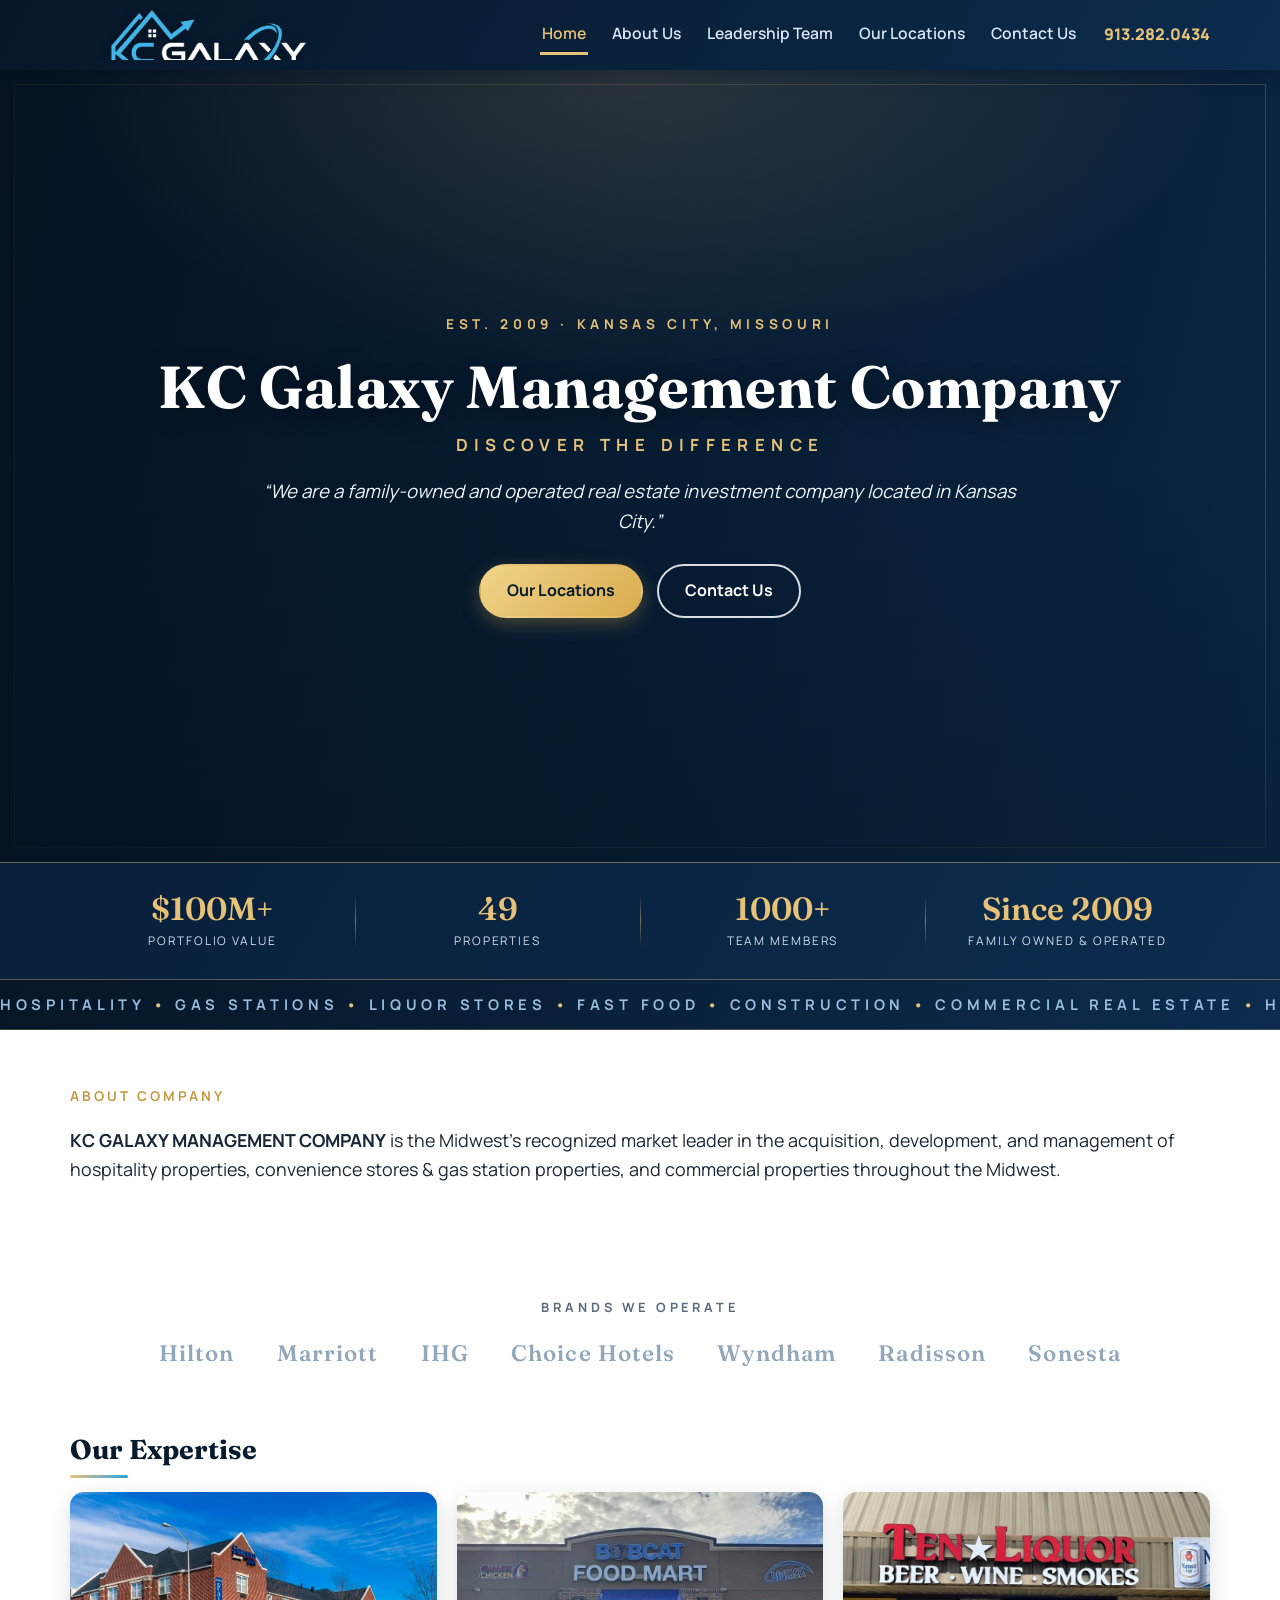
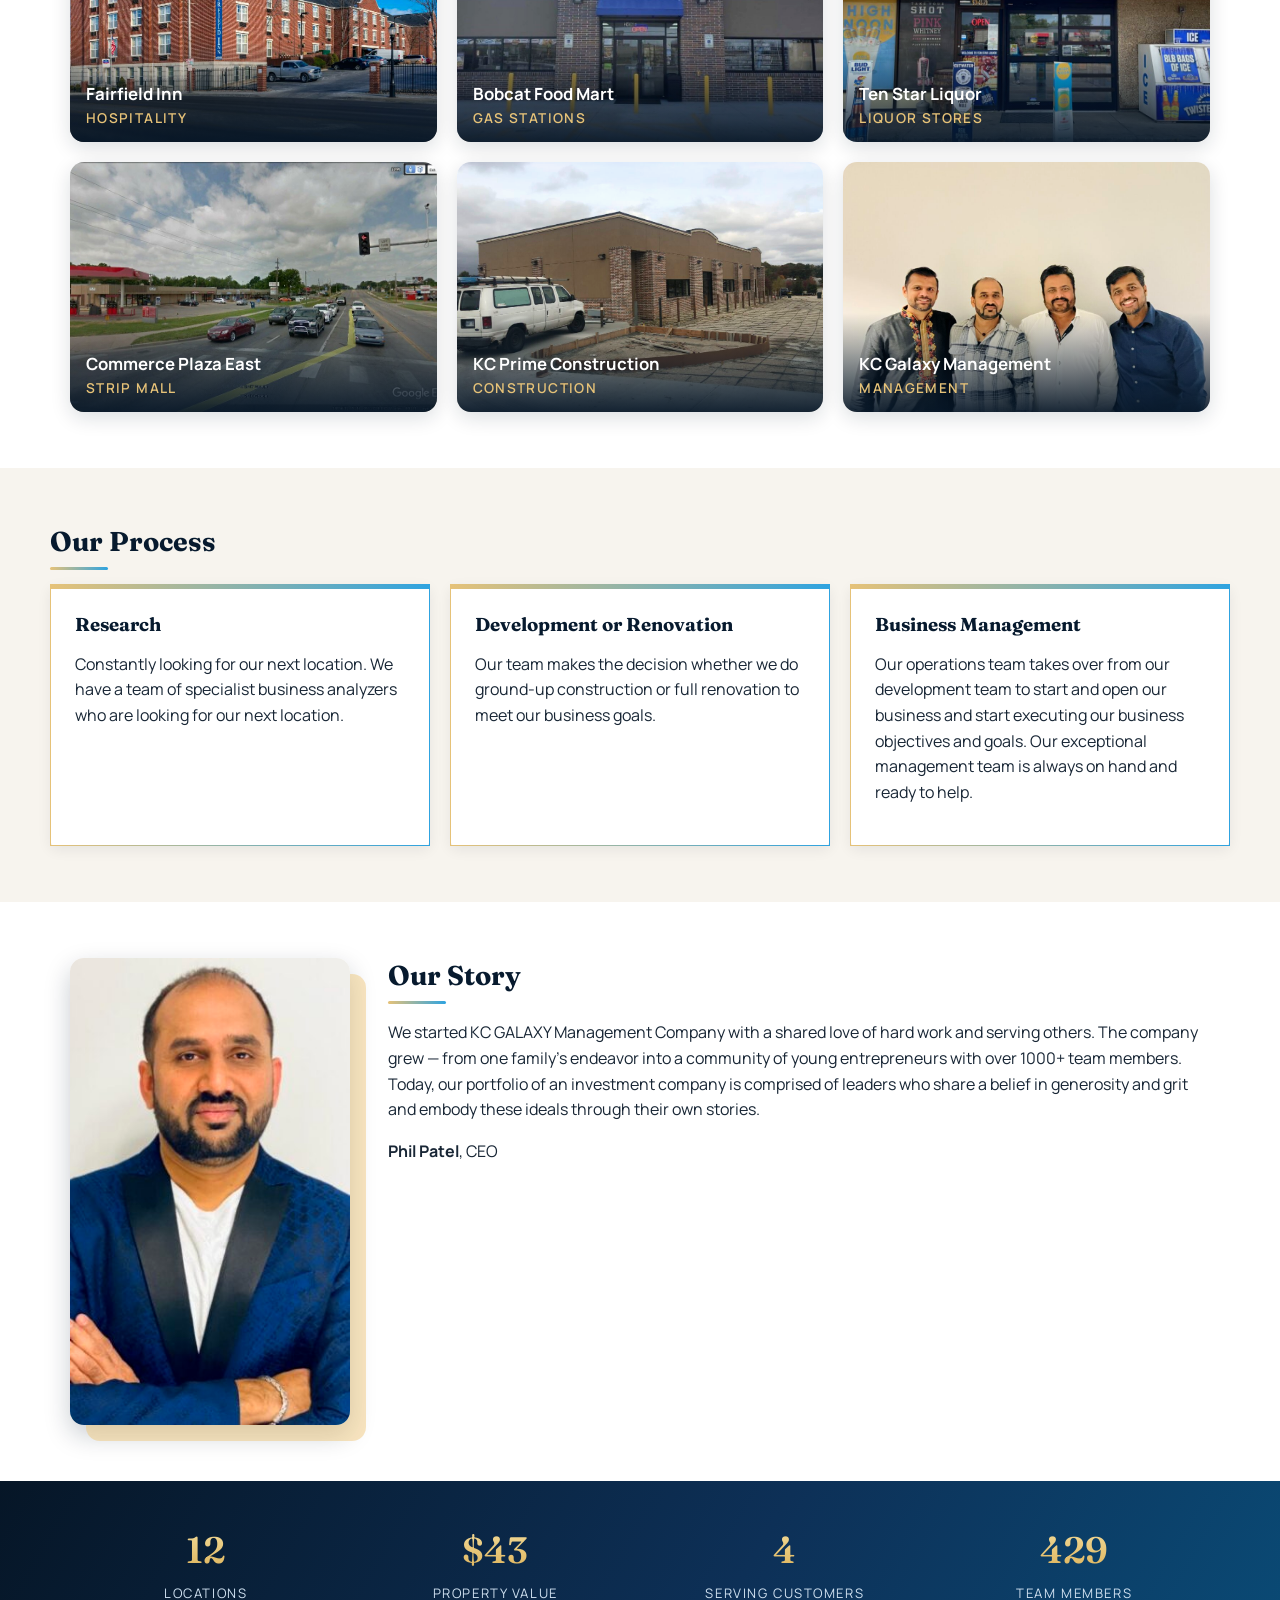
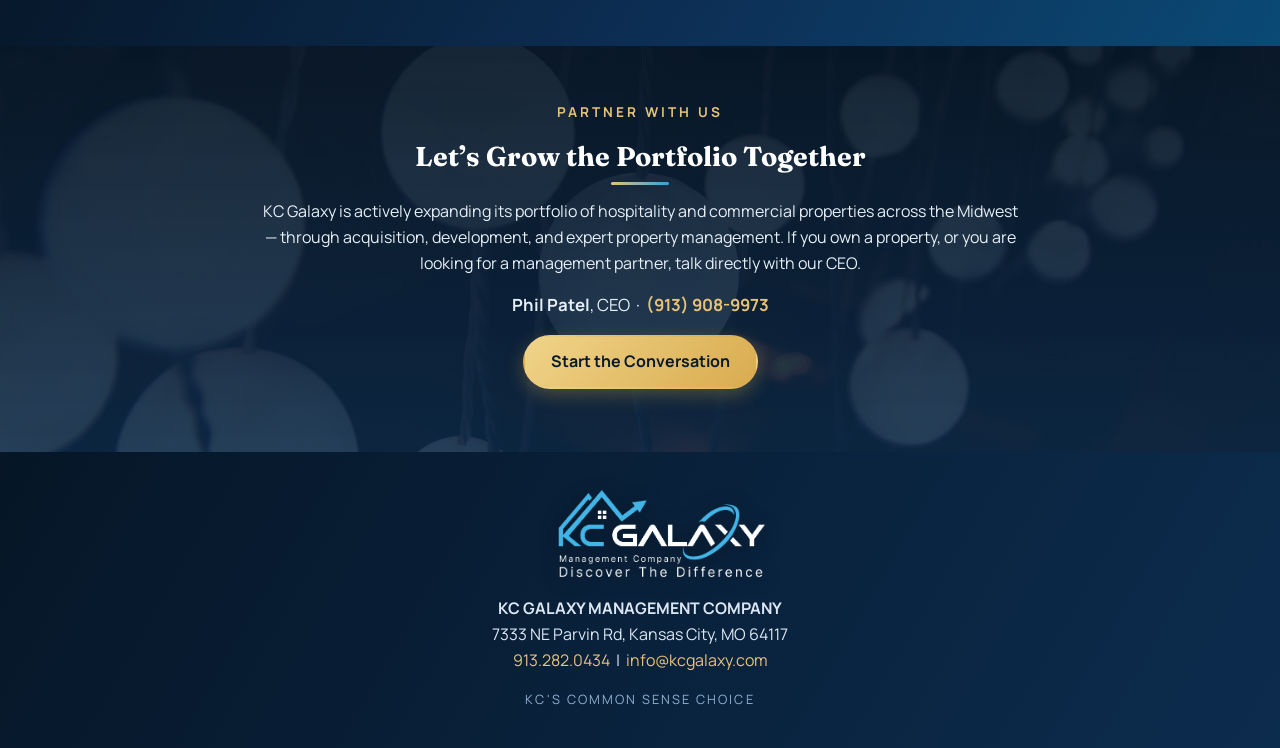
<file: index.html>
<!DOCTYPE html>
<html lang="en">
<head>
<meta charset="UTF-8">
<meta name="viewport" content="width=device-width, initial-scale=1.0">
<title>KC Galaxy Management Company – Discover the Difference</title>
<meta name="description" content="KC Galaxy Management Company is a family-owned real estate investment company in Kansas City — hospitality, convenience stores, gas stations and commercial properties.">
<link rel="icon" href="img/cropped-jpg-1-01-scaled-1-192x192.jpg">
<link rel="preconnect" href="https://fonts.googleapis.com">
<link rel="preconnect" href="https://fonts.gstatic.com" crossorigin>
<link href="https://fonts.googleapis.com/css2?family=Fraunces:wght@500;600;700&family=Manrope:wght@400;500;600;700;800&display=swap" rel="stylesheet">
<meta property="og:title" content="KC Galaxy Management Company – Discover the Difference">
<meta property="og:description" content="KC Galaxy Management Company — hospitality, retail and commercial real estate across the Kansas City region.">
<meta property="og:type" content="website">
<meta property="og:image" content="https://kcgalaxy.com/img/qtq80-vEx5zf.jpeg">
<link rel="stylesheet" href="assets/style.css">
</head>
<body>
<header class="site-header">
  <div class="wrap header-in">
    <a class="brand" href="index.html"><img src="img/logo.png" alt="KC Galaxy Management Company"></a>
    <button class="nav-toggle" aria-label="Menu" onclick="document.querySelector('.main-nav').classList.toggle('open')">&#9776;</button>
    <nav class="main-nav">
<a href="index.html" class="active">Home</a>
<a href="about.html">About Us</a>
<a href="leadership.html">Leadership Team</a>
<a href="locations.html">Our Locations</a>
<a href="contact.html">Contact Us</a>
    </nav>
    <a class="header-call" href="tel:+19132820434">913.282.0434</a>
  </div>
</header>

<section class="hero">
  <div class="hero-slides" aria-hidden="true"><div class="hero-slide hs1"></div><div class="hero-slide hs2"></div><div class="hero-slide hs3"></div><div class="hero-slide hs4"></div></div>
  <div class="wrap hero-in">
    <p class="hero-eyebrow">Est. 2009 &middot; Kansas City, Missouri</p>
    <h1>KC Galaxy Management Company</h1>
    <p class="hero-tag">Discover the Difference</p>
    <p class="hero-quote">&ldquo;We are a family-owned and operated real estate investment company located in Kansas City.&rdquo;</p>
    <div class="hero-cta"><a class="btn" href="locations.html">Our Locations</a><a class="btn btn-ghost" href="contact.html">Contact Us</a></div>
  </div>
</section>
<div class="statbar"><div class="wrap statbar-in">
  <div class="stat"><span class="stat-num">$100M+</span><span class="stat-lbl">Portfolio Value</span></div>
  <div class="stat"><span class="stat-num">49</span><span class="stat-lbl">Properties</span></div>
  <div class="stat"><span class="stat-num">1000+</span><span class="stat-lbl">Team Members</span></div>
  <div class="stat"><span class="stat-num">Since 2009</span><span class="stat-lbl">Family Owned &amp; Operated</span></div>
</div></div>
<div class="marquee" aria-hidden="true"><div class="marquee-track"><span>Hospitality <b>&bull;</b> Gas Stations <b>&bull;</b> Liquor Stores <b>&bull;</b> Fast Food <b>&bull;</b> Construction <b>&bull;</b> Commercial Real Estate <b>&bull;</b> </span><span>Hospitality <b>&bull;</b> Gas Stations <b>&bull;</b> Liquor Stores <b>&bull;</b> Fast Food <b>&bull;</b> Construction <b>&bull;</b> Commercial Real Estate <b>&bull;</b> </span></div></div>
<section class="wrap section">
  <p class="kicker">About Company</p>
  <p class="lead"><strong>KC GALAXY MANAGEMENT COMPANY</strong> is the Midwest&rsquo;s recognized market leader in the acquisition, development, and management of hospitality properties, convenience stores &amp; gas station properties, and commercial properties throughout the Midwest.</p>
</section>
<section class="brandstrip"><div class="wrap">
  <p class="brandstrip-h">Brands We Operate</p>
  <div class="brandstrip-row"><span>Hilton</span><span>Marriott</span><span>IHG</span><span>Choice Hotels</span><span>Wyndham</span><span>Radisson</span><span>Sonesta</span></div>
</div></section>
<section class="wrap section">
  <h2>Our Expertise</h2>
  <div class="exp-grid">
<figure class="exp-card"><img src="img/fairfield-18.jpg" alt="Fairfield Inn" loading="lazy"><figcaption><strong>Fairfield Inn</strong><span>Hospitality</span></figcaption></figure>
<figure class="exp-card"><img src="img/Bobcat-1.jpg" alt="Bobcat Food Mart" loading="lazy"><figcaption><strong>Bobcat Food Mart</strong><span>Gas Stations</span></figcaption></figure>
<figure class="exp-card"><img src="img/Ten-Star-Liquor-5-1-1024x576.jpg" alt="Ten Star Liquor" loading="lazy"><figcaption><strong>Ten Star Liquor</strong><span>Liquor Stores</span></figcaption></figure>
<figure class="exp-card"><img src="img/941-E-23rd-St-Lawrence-KS-primary-photo-1-Large.jpg" alt="Commerce Plaza East" loading="lazy"><figcaption><strong>Commerce Plaza East</strong><span>Strip Mall</span></figcaption></figure>
<figure class="exp-card"><img src="img/IMG_1675-1024x768.jpg" alt="KC Prime Construction" loading="lazy"><figcaption><strong>KC Prime Construction</strong><span>Construction</span></figcaption></figure>
<figure class="exp-card"><img src="img/thumbnail_IMG_4917-e1696533076357-1024x687.jpg" alt="KC Galaxy Management" loading="lazy"><figcaption><strong>KC Galaxy Management</strong><span>Management</span></figcaption></figure>
  </div>
</section>
<section class="section alt">
  <div class="wrap">
    <h2>Our Process</h2>
    <div class="steps">
      <div class="step"><h3>Research</h3><p>Constantly looking for our next location. We have a team of specialist business analyzers who are looking for our next location.</p></div>
      <div class="step"><h3>Development or Renovation</h3><p>Our team makes the decision whether we do ground-up construction or full renovation to meet our business goals.</p></div>
      <div class="step"><h3>Business Management</h3><p>Our operations team takes over from our development team to start and open our business and start executing our business objectives and goals. Our exceptional management team is always on hand and ready to help.</p></div>
    </div>
  </div>
</section>
<section class="wrap section story">
  <img class="story-photo" src="img/WhatsApp-Image-2023-02-01-at-8.28.18-PM-e1696095762791-300x500.jpeg" alt="Phil Patel, CEO">
  <div>
    <h2>Our Story</h2>
    <p>We started KC GALAXY Management Company with a shared love of hard work and serving others. The company grew &mdash; from one family&rsquo;s endeavor into a community of young entrepreneurs with over 1000+ team members. Today, our portfolio of an investment company is comprised of leaders who share a belief in generosity and grit and embody these ideals through their own stories.</p>
    <p><strong>Phil Patel</strong>, CEO</p>
  </div>
</section>
<section class="counters">
  <div class="wrap counters-in">
    <div class="counter"><span class="num" data-count="29">0</span><span class="lbl">Locations</span></div>
    <div class="counter"><span class="num" data-count="100" data-prefix="$" data-suffix="M+">0</span><span class="lbl">Property Value</span></div>
    <div class="counter"><span class="num" data-count="10" data-suffix="M+">0</span><span class="lbl">Serving Customers</span></div>
    <div class="counter"><span class="num" data-count="1000" data-suffix="+">0</span><span class="lbl">Team Members</span></div>
  </div>
</section>
<section class="section partner">
  <div class="wrap">
    <p class="kicker">Partner With Us</p>
    <h2>Let&rsquo;s Grow the Portfolio Together</h2>
    <p>KC Galaxy is actively expanding its portfolio of hospitality and commercial properties across the Midwest &mdash; through acquisition, development, and expert property management. If you own a property, or you are looking for a management partner, talk directly with our CEO.</p>
    <p class="partner-who"><strong>Phil Patel</strong>, CEO &nbsp;&middot;&nbsp; <a href="tel:+19139089973">(913) 908-9973</a></p>
    <a class="btn" href="contact.html">Start the Conversation</a>
  </div>
</section>

<footer class="site-footer">
  <div class="wrap footer-in">
    <img src="img/logo.png" alt="KC Galaxy Management Company" class="footer-logo">
    <p><strong>KC GALAXY MANAGEMENT COMPANY</strong><br>
    7333 NE Parvin Rd, Kansas City, MO 64117<br>
    <a href="tel:+19132820434">913.282.0434</a> &nbsp;|&nbsp; <a href="mailto:info@kcgalaxy.com">info@kcgalaxy.com</a></p>
    <p class="fine">KC'S COMMON SENSE CHOICE</p>
  </div>
</footer>
<button id="toTop" aria-label="Back to top">&uarr;</button>
<script src="assets/main.js"></script>
</body>
</html>
</file>
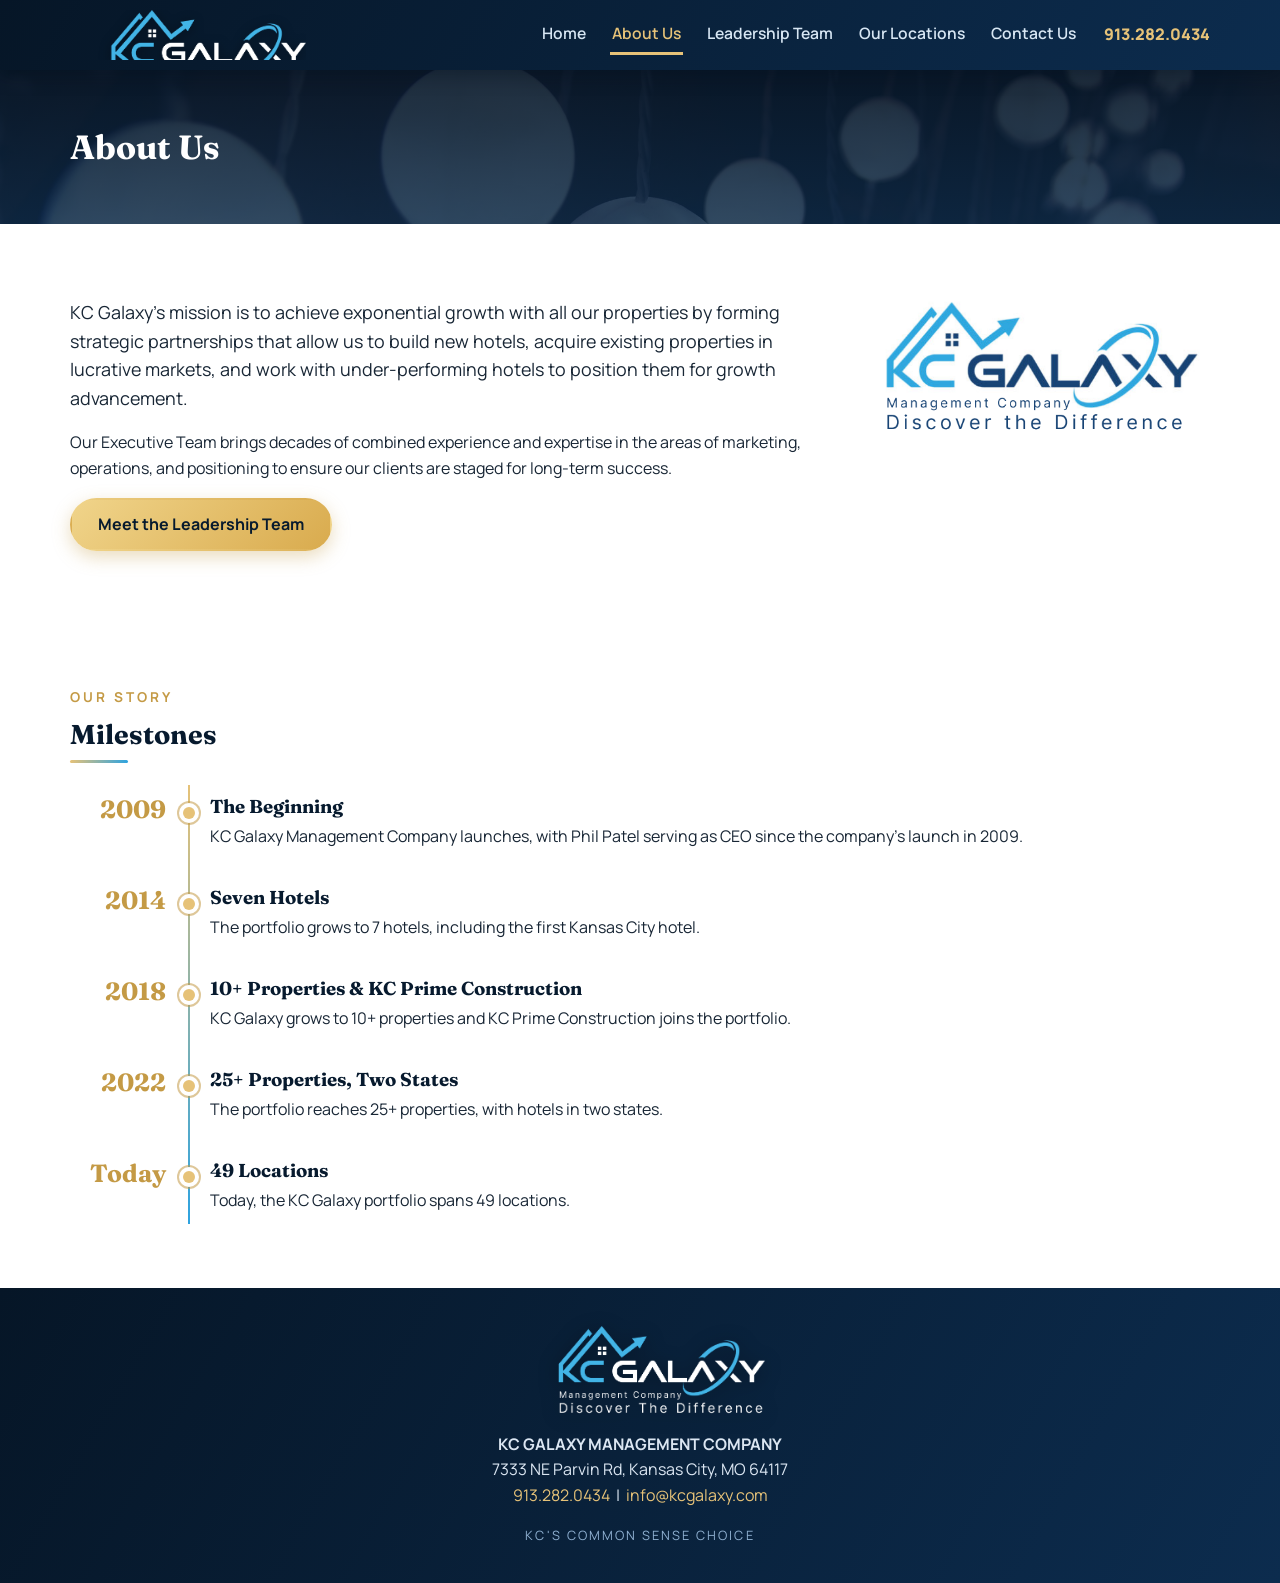
<file: about.html>
<!DOCTYPE html>
<html lang="en">
<head>
<meta charset="UTF-8">
<meta name="viewport" content="width=device-width, initial-scale=1.0">
<title>About Us – KC Galaxy Management Company</title>
<meta name="description" content="About KC Galaxy Management Company — our mission and executive team.">
<link rel="icon" href="img/cropped-jpg-1-01-scaled-1-192x192.jpg">
<link rel="preconnect" href="https://fonts.googleapis.com">
<link rel="preconnect" href="https://fonts.gstatic.com" crossorigin>
<link href="https://fonts.googleapis.com/css2?family=Fraunces:wght@500;600;700&family=Manrope:wght@400;500;600;700;800&display=swap" rel="stylesheet">
<meta property="og:title" content="About Us – KC Galaxy Management Company">
<meta property="og:description" content="KC Galaxy Management Company — hospitality, retail and commercial real estate across the Kansas City region.">
<meta property="og:type" content="website">
<meta property="og:image" content="https://kcgalaxy.com/img/qtq80-vEx5zf.jpeg">
<link rel="stylesheet" href="assets/style.css">
</head>
<body>
<header class="site-header">
  <div class="wrap header-in">
    <a class="brand" href="index.html"><img src="img/logo.png" alt="KC Galaxy Management Company"></a>
    <button class="nav-toggle" aria-label="Menu" onclick="document.querySelector('.main-nav').classList.toggle('open')">&#9776;</button>
    <nav class="main-nav">
<a href="index.html">Home</a>
<a href="about.html" class="active">About Us</a>
<a href="leadership.html">Leadership Team</a>
<a href="locations.html">Our Locations</a>
<a href="contact.html">Contact Us</a>
    </nav>
    <a class="header-call" href="tel:+19132820434">913.282.0434</a>
  </div>
</header>

<section class="band"><div class="wrap"><h1>About Us</h1></div></section>
<section class="wrap section about-in">
  <div>
    <p class="lead">KC Galaxy&rsquo;s mission is to achieve exponential growth with all our properties by forming strategic partnerships that allow us to build new hotels, acquire existing properties in lucrative markets, and work with under-performing hotels to position them for growth advancement.</p>
    <p>Our Executive Team brings decades of combined experience and expertise in the areas of marketing, operations, and positioning to ensure our clients are staged for long-term success.</p>
    <p><a class="btn" href="leadership.html">Meet the Leadership Team</a></p>
  </div>
  <img src="img/Group-3.png" alt="KC Galaxy Management Company">
</section>
<section class="wrap section">
  <p class="kicker">Our Story</p>
  <h2>Milestones</h2>
  <div class="timeline">
    <div class="tl-item"><span class="tl-year">2009</span><div class="tl-body"><h3>The Beginning</h3><p>KC Galaxy Management Company launches, with Phil Patel serving as CEO since the company&rsquo;s launch in 2009.</p></div></div>
    <div class="tl-item"><span class="tl-year">2014</span><div class="tl-body"><h3>Seven Hotels</h3><p>The portfolio grows to 7 hotels, including the first Kansas City hotel.</p></div></div>
    <div class="tl-item"><span class="tl-year">2018</span><div class="tl-body"><h3>10+ Properties &amp; KC Prime Construction</h3><p>KC Galaxy grows to 10+ properties and KC Prime Construction joins the portfolio.</p></div></div>
    <div class="tl-item"><span class="tl-year">2022</span><div class="tl-body"><h3>25+ Properties, Two States</h3><p>The portfolio reaches 25+ properties, with hotels in two states.</p></div></div>
    <div class="tl-item"><span class="tl-year">Today</span><div class="tl-body"><h3>49 Locations</h3><p>Today, the KC Galaxy portfolio spans 49 locations.</p></div></div>
  </div>
</section>

<footer class="site-footer">
  <div class="wrap footer-in">
    <img src="img/logo.png" alt="KC Galaxy Management Company" class="footer-logo">
    <p><strong>KC GALAXY MANAGEMENT COMPANY</strong><br>
    7333 NE Parvin Rd, Kansas City, MO 64117<br>
    <a href="tel:+19132820434">913.282.0434</a> &nbsp;|&nbsp; <a href="mailto:info@kcgalaxy.com">info@kcgalaxy.com</a></p>
    <p class="fine">KC'S COMMON SENSE CHOICE</p>
  </div>
</footer>
<button id="toTop" aria-label="Back to top">&uarr;</button>
<script src="assets/main.js"></script>
</body>
</html>
</file>
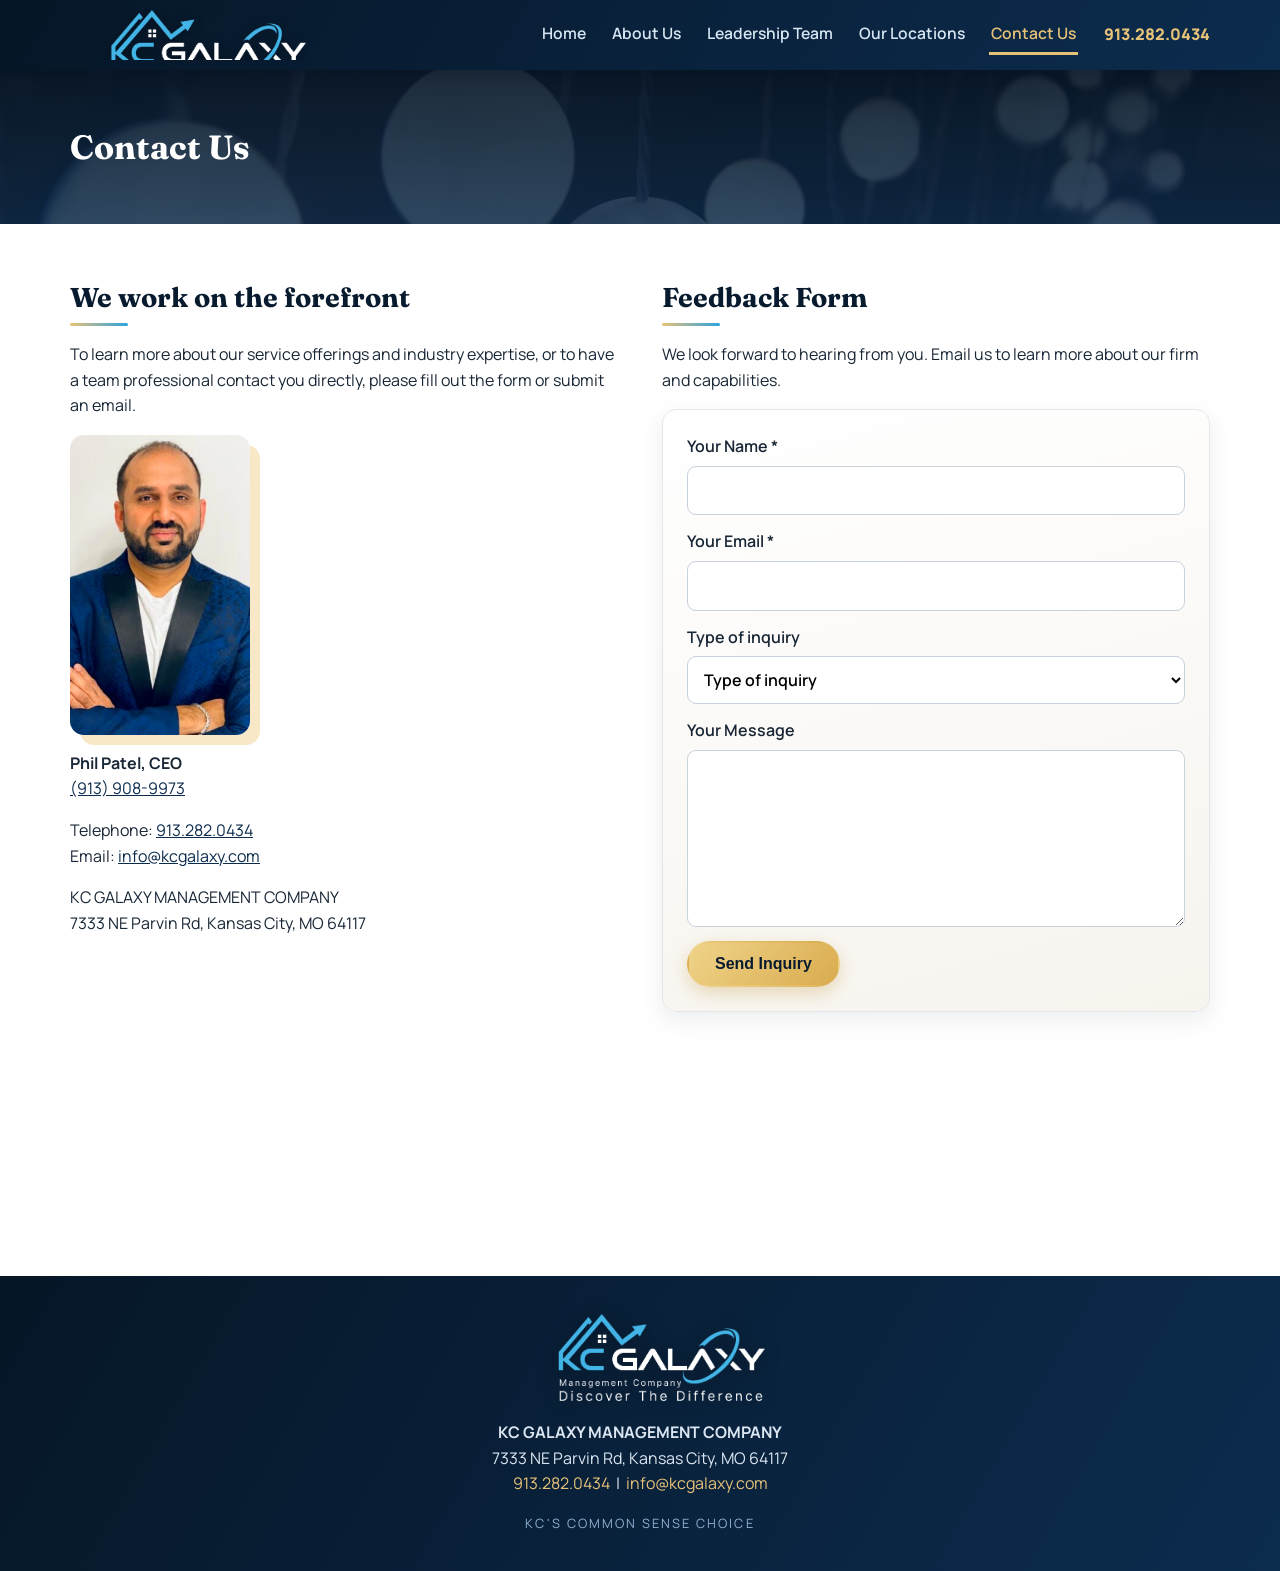
<file: contact.html>
<!DOCTYPE html>
<html lang="en">
<head>
<meta charset="UTF-8">
<meta name="viewport" content="width=device-width, initial-scale=1.0">
<title>CONTACT US – KC Galaxy Management Company</title>
<meta name="description" content="Contact KC Galaxy Management Company — 7333 NE Parvin Rd, Kansas City, MO 64117. Phone 913.282.0434, email info@kcgalaxy.com.">
<link rel="icon" href="img/cropped-jpg-1-01-scaled-1-192x192.jpg">
<link rel="preconnect" href="https://fonts.googleapis.com">
<link rel="preconnect" href="https://fonts.gstatic.com" crossorigin>
<link href="https://fonts.googleapis.com/css2?family=Fraunces:wght@500;600;700&family=Manrope:wght@400;500;600;700;800&display=swap" rel="stylesheet">
<meta property="og:title" content="CONTACT US – KC Galaxy Management Company">
<meta property="og:description" content="KC Galaxy Management Company — hospitality, retail and commercial real estate across the Kansas City region.">
<meta property="og:type" content="website">
<meta property="og:image" content="https://kcgalaxy.com/img/qtq80-vEx5zf.jpeg">
<link rel="stylesheet" href="assets/style.css">
</head>
<body>
<header class="site-header">
  <div class="wrap header-in">
    <a class="brand" href="index.html"><img src="img/logo.png" alt="KC Galaxy Management Company"></a>
    <button class="nav-toggle" aria-label="Menu" onclick="document.querySelector('.main-nav').classList.toggle('open')">&#9776;</button>
    <nav class="main-nav">
<a href="index.html">Home</a>
<a href="about.html">About Us</a>
<a href="leadership.html">Leadership Team</a>
<a href="locations.html">Our Locations</a>
<a href="contact.html" class="active">Contact Us</a>
    </nav>
    <a class="header-call" href="tel:+19132820434">913.282.0434</a>
  </div>
</header>

<section class="band"><div class="wrap"><h1>Contact Us</h1></div></section>
<section class="wrap section contact-grid">
  <div>
    <h2>We work on the forefront</h2>
    <p>To learn more about our service offerings and industry expertise, or to have a team professional contact you directly, please fill out the form or submit an email.</p>
    <img class="contact-photo" src="img/WhatsApp-Image-2023-02-01-at-8.28.18-PM-e1696095762791-300x500.jpeg" alt="Phil Patel, CEO">
    <p><strong>Phil Patel, CEO</strong><br>
    <a href="tel:+19139089973">(913) 908-9973</a></p>
    <p>Telephone: <a href="tel:+19132820434">913.282.0434</a><br>
    Email: <a href="mailto:info@kcgalaxy.com">info@kcgalaxy.com</a></p>
    <p>KC GALAXY MANAGEMENT COMPANY<br>7333 NE Parvin Rd, Kansas City, MO 64117</p>
    <div class="map">
      <iframe title="Map — 7333 NE Parvin Rd, Kansas City, MO 64117" src="https://maps.google.com/maps?q=7333%20NE%20Parvin%20Rd%2C%20Kansas%20City%2C%20MO%2064117&t=&z=13&ie=UTF8&iwloc=&output=embed" loading="lazy"></iframe>
    </div>
  </div>
  <div>
    <h2>Feedback Form</h2>
    <p>We look forward to hearing from you. Email us to learn more about our firm and capabilities.</p>
    <form action="https://formsubmit.co/info@kcgalaxy.com" method="POST" class="contact-form">
      <input type="hidden" name="_subject" value="New inquiry from kcgalaxy.com">
      <input type="hidden" name="_template" value="table">
      <label>Your Name *
        <input type="text" name="name" required>
      </label>
      <label>Your Email *
        <input type="email" name="email" required>
      </label>
      <label>Type of inquiry
        <select name="inquiry">
          <option value="">Type of inquiry</option>
          <option>Consultation</option>
          <option>Meeting</option>
        </select>
      </label>
      <label>Your Message
        <textarea name="message" rows="6"></textarea>
      </label>
      <button type="submit" class="btn">Send Inquiry</button>
    </form>
  </div>
</section>

<footer class="site-footer">
  <div class="wrap footer-in">
    <img src="img/logo.png" alt="KC Galaxy Management Company" class="footer-logo">
    <p><strong>KC GALAXY MANAGEMENT COMPANY</strong><br>
    7333 NE Parvin Rd, Kansas City, MO 64117<br>
    <a href="tel:+19132820434">913.282.0434</a> &nbsp;|&nbsp; <a href="mailto:info@kcgalaxy.com">info@kcgalaxy.com</a></p>
    <p class="fine">KC'S COMMON SENSE CHOICE</p>
  </div>
</footer>
<button id="toTop" aria-label="Back to top">&uarr;</button>
<script src="assets/main.js"></script>
</body>
</html>
</file>
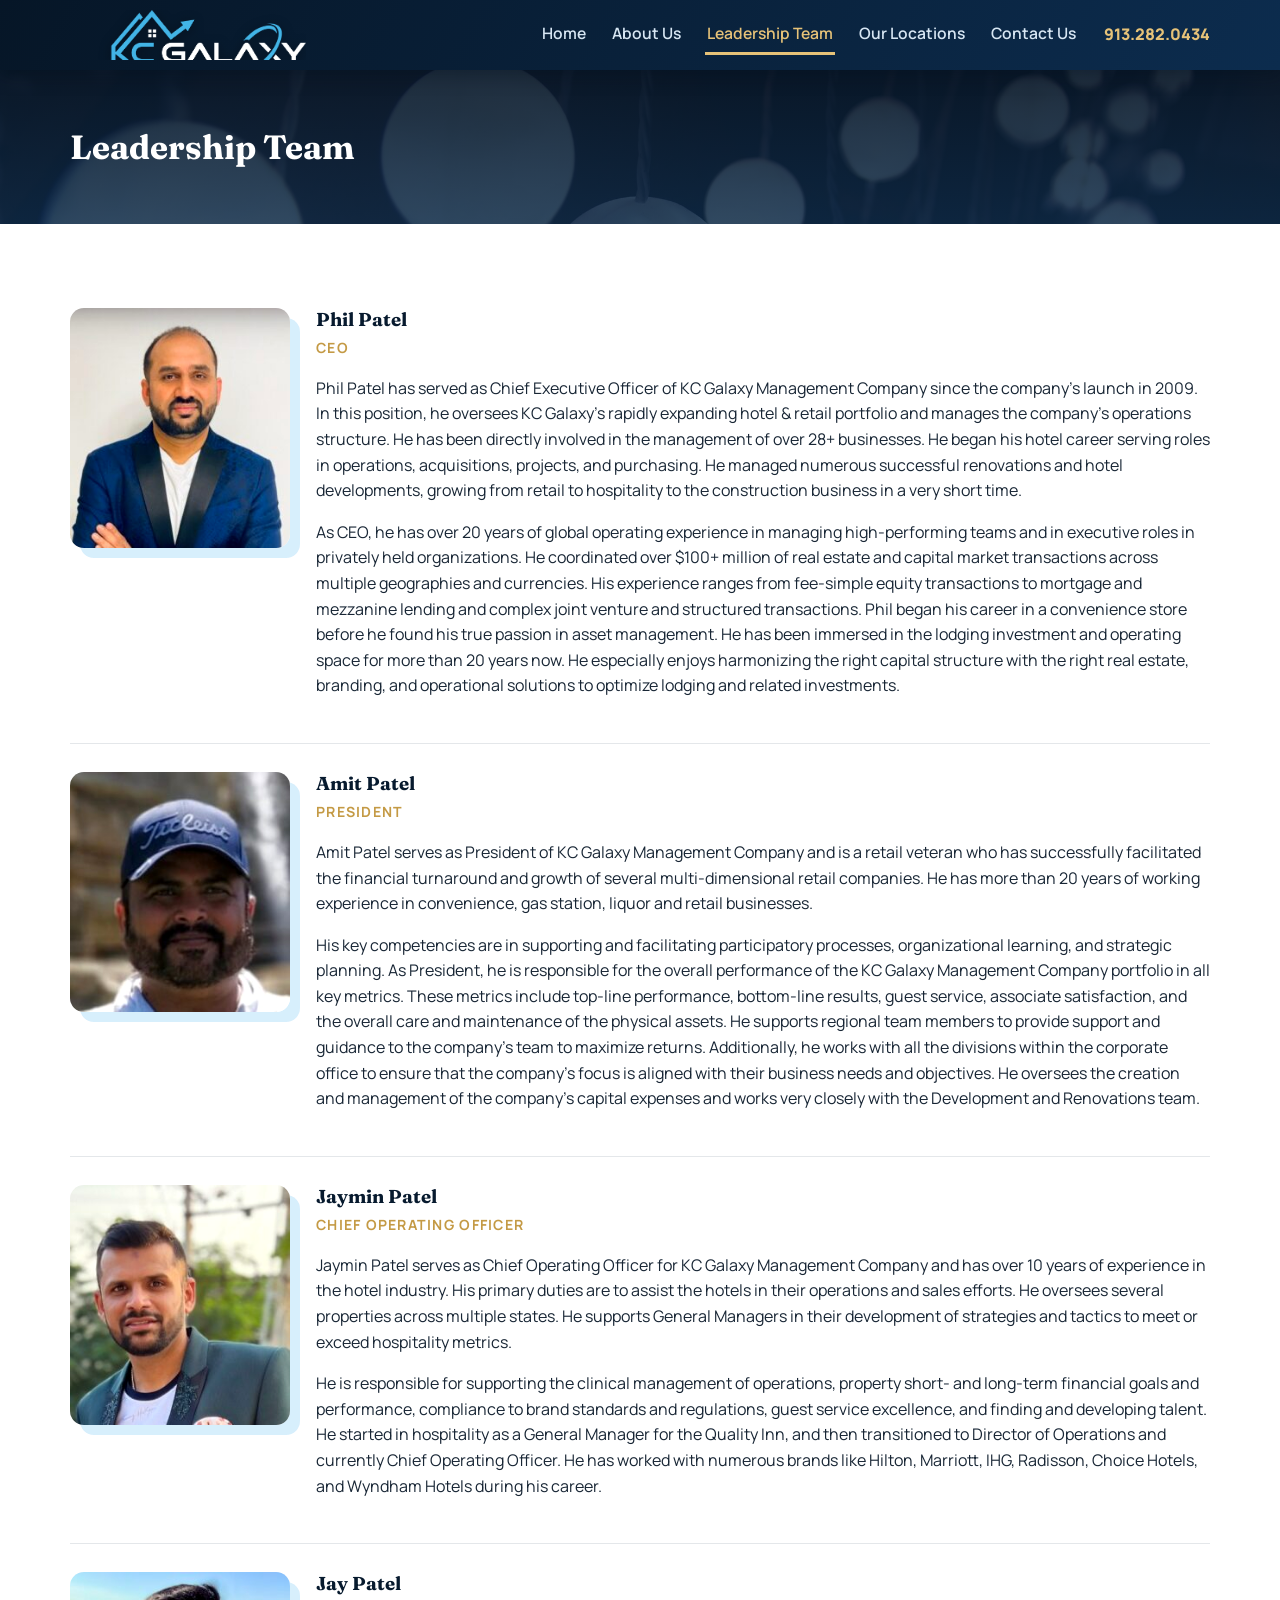
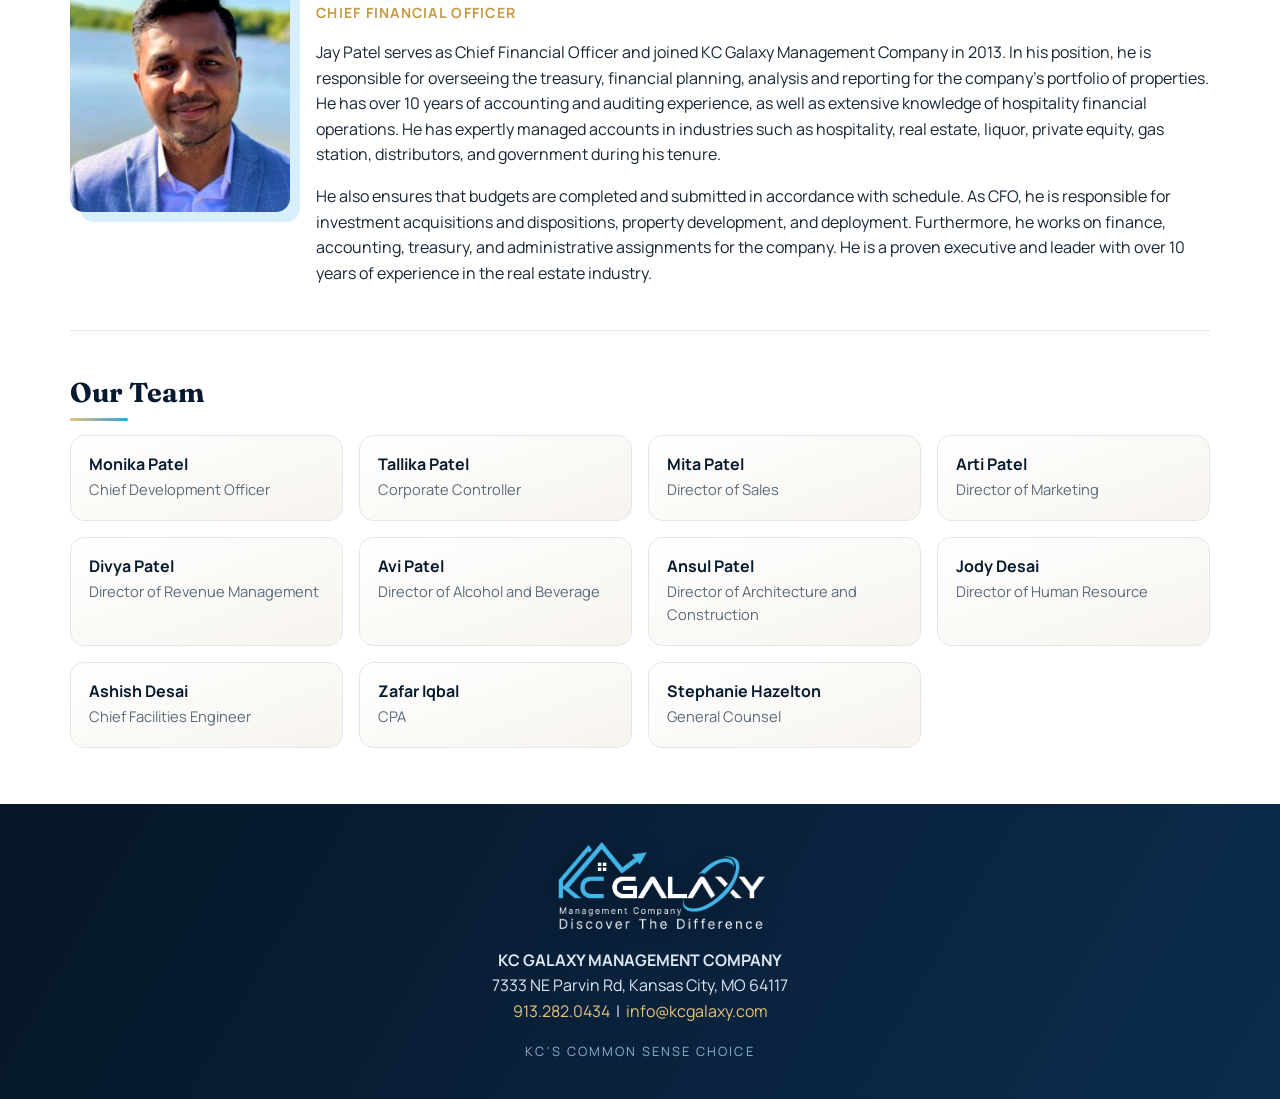
<file: leadership.html>
<!DOCTYPE html>
<html lang="en">
<head>
<meta charset="UTF-8">
<meta name="viewport" content="width=device-width, initial-scale=1.0">
<title>Leadership Team – KC Galaxy Management Company</title>
<meta name="description" content="Meet the leadership team of KC Galaxy Management Company.">
<link rel="icon" href="img/cropped-jpg-1-01-scaled-1-192x192.jpg">
<link rel="preconnect" href="https://fonts.googleapis.com">
<link rel="preconnect" href="https://fonts.gstatic.com" crossorigin>
<link href="https://fonts.googleapis.com/css2?family=Fraunces:wght@500;600;700&family=Manrope:wght@400;500;600;700;800&display=swap" rel="stylesheet">
<meta property="og:title" content="Leadership Team – KC Galaxy Management Company">
<meta property="og:description" content="KC Galaxy Management Company — hospitality, retail and commercial real estate across the Kansas City region.">
<meta property="og:type" content="website">
<meta property="og:image" content="https://kcgalaxy.com/img/qtq80-vEx5zf.jpeg">
<link rel="stylesheet" href="assets/style.css">
</head>
<body>
<header class="site-header">
  <div class="wrap header-in">
    <a class="brand" href="index.html"><img src="img/logo.png" alt="KC Galaxy Management Company"></a>
    <button class="nav-toggle" aria-label="Menu" onclick="document.querySelector('.main-nav').classList.toggle('open')">&#9776;</button>
    <nav class="main-nav">
<a href="index.html">Home</a>
<a href="about.html">About Us</a>
<a href="leadership.html" class="active">Leadership Team</a>
<a href="locations.html">Our Locations</a>
<a href="contact.html">Contact Us</a>
    </nav>
    <a class="header-call" href="tel:+19132820434">913.282.0434</a>
  </div>
</header>

<section class="band"><div class="wrap"><h1>Leadership Team</h1></div></section>
<section class="wrap section">
<article class="exec">
  <img src="img/phil-e1696096575802-255x277.jpeg" alt="Phil Patel">
  <div><h3>Phil Patel</h3><p class="role">CEO</p><p>Phil Patel has served as Chief Executive Officer of KC Galaxy Management Company since the company&rsquo;s launch in 2009. In this position, he oversees KC Galaxy&rsquo;s rapidly expanding hotel &amp; retail portfolio and manages the company&rsquo;s operations structure. He has been directly involved in the management of over 28+ businesses. He began his hotel career serving roles in operations, acquisitions, projects, and purchasing. He managed numerous successful renovations and hotel developments, growing from retail to hospitality to the construction business in a very short time.</p><p>As CEO, he has over 20 years of global operating experience in managing high-performing teams and in executive roles in privately held organizations. He coordinated over $100+ million of real estate and capital market transactions across multiple geographies and currencies. His experience ranges from fee-simple equity transactions to mortgage and mezzanine lending and complex joint venture and structured transactions. Phil began his career in a convenience store before he found his true passion in asset management. He has been immersed in the lodging investment and operating space for more than 20 years now. He especially enjoys harmonizing the right capital structure with the right real estate, branding, and operational solutions to optimize lodging and related investments.</p></div>
</article>
<article class="exec">
  <img src="img/Unknown-255x277.jpg" alt="Amit Patel">
  <div><h3>Amit Patel</h3><p class="role">President</p><p>Amit Patel serves as President of KC Galaxy Management Company and is a retail veteran who has successfully facilitated the financial turnaround and growth of several multi-dimensional retail companies. He has more than 20 years of working experience in convenience, gas station, liquor and retail businesses.</p><p>His key competencies are in supporting and facilitating participatory processes, organizational learning, and strategic planning. As President, he is responsible for the overall performance of the KC Galaxy Management Company portfolio in all key metrics. These metrics include top-line performance, bottom-line results, guest service, associate satisfaction, and the overall care and maintenance of the physical assets. He supports regional team members to provide support and guidance to the company&rsquo;s team to maximize returns. Additionally, he works with all the divisions within the corporate office to ensure that the company&rsquo;s focus is aligned with their business needs and objectives. He oversees the creation and management of the company&rsquo;s capital expenses and works very closely with the Development and Renovations team.</p></div>
</article>
<article class="exec">
  <img src="img/jayminpatel-1-e1696096640742-255x277.jpeg" alt="Jaymin Patel">
  <div><h3>Jaymin Patel</h3><p class="role">Chief Operating Officer</p><p>Jaymin Patel serves as Chief Operating Officer for KC Galaxy Management Company and has over 10 years of experience in the hotel industry. His primary duties are to assist the hotels in their operations and sales efforts. He oversees several properties across multiple states. He supports General Managers in their development of strategies and tactics to meet or exceed hospitality metrics.</p><p>He is responsible for supporting the clinical management of operations, property short- and long-term financial goals and performance, compliance to brand standards and regulations, guest service excellence, and finding and developing talent. He started in hospitality as a General Manager for the Quality Inn, and then transitioned to Director of Operations and currently Chief Operating Officer. He has worked with numerous brands like Hilton, Marriott, IHG, Radisson, Choice Hotels, and Wyndham Hotels during his career.</p></div>
</article>
<article class="exec">
  <img src="img/jaypatel-scaled-e1696095490257-255x277.jpeg" alt="Jay Patel">
  <div><h3>Jay Patel</h3><p class="role">Chief Financial Officer</p><p>Jay Patel serves as Chief Financial Officer and joined KC Galaxy Management Company in 2013. In his position, he is responsible for overseeing the treasury, financial planning, analysis and reporting for the company&rsquo;s portfolio of properties. He has over 10 years of accounting and auditing experience, as well as extensive knowledge of hospitality financial operations. He has expertly managed accounts in industries such as hospitality, real estate, liquor, private equity, gas station, distributors, and government during his tenure.</p><p>He also ensures that budgets are completed and submitted in accordance with schedule. As CFO, he is responsible for investment acquisitions and dispositions, property development, and deployment. Furthermore, he works on finance, accounting, treasury, and administrative assignments for the company. He is a proven executive and leader with over 10 years of experience in the real estate industry.</p></div>
</article>
  <h2 class="team-h">Our Team</h2>
  <div class="staff-grid">
<div class="staff-card"><h4>Monika Patel</h4><p>Chief Development Officer</p></div>
<div class="staff-card"><h4>Tallika Patel</h4><p>Corporate Controller</p></div>
<div class="staff-card"><h4>Mita Patel</h4><p>Director of Sales</p></div>
<div class="staff-card"><h4>Arti Patel</h4><p>Director of Marketing</p></div>
<div class="staff-card"><h4>Divya Patel</h4><p>Director of Revenue Management</p></div>
<div class="staff-card"><h4>Avi Patel</h4><p>Director of Alcohol and Beverage</p></div>
<div class="staff-card"><h4>Ansul Patel</h4><p>Director of Architecture and Construction</p></div>
<div class="staff-card"><h4>Jody Desai</h4><p>Director of Human Resource</p></div>
<div class="staff-card"><h4>Ashish Desai</h4><p>Chief Facilities Engineer</p></div>
<div class="staff-card"><h4>Zafar Iqbal</h4><p>CPA</p></div>
<div class="staff-card"><h4>Stephanie Hazelton</h4><p>General Counsel</p></div>
  </div>
</section>

<footer class="site-footer">
  <div class="wrap footer-in">
    <img src="img/logo.png" alt="KC Galaxy Management Company" class="footer-logo">
    <p><strong>KC GALAXY MANAGEMENT COMPANY</strong><br>
    7333 NE Parvin Rd, Kansas City, MO 64117<br>
    <a href="tel:+19132820434">913.282.0434</a> &nbsp;|&nbsp; <a href="mailto:info@kcgalaxy.com">info@kcgalaxy.com</a></p>
    <p class="fine">KC'S COMMON SENSE CHOICE</p>
  </div>
</footer>
<button id="toTop" aria-label="Back to top">&uarr;</button>
<script src="assets/main.js"></script>
</body>
</html>
</file>
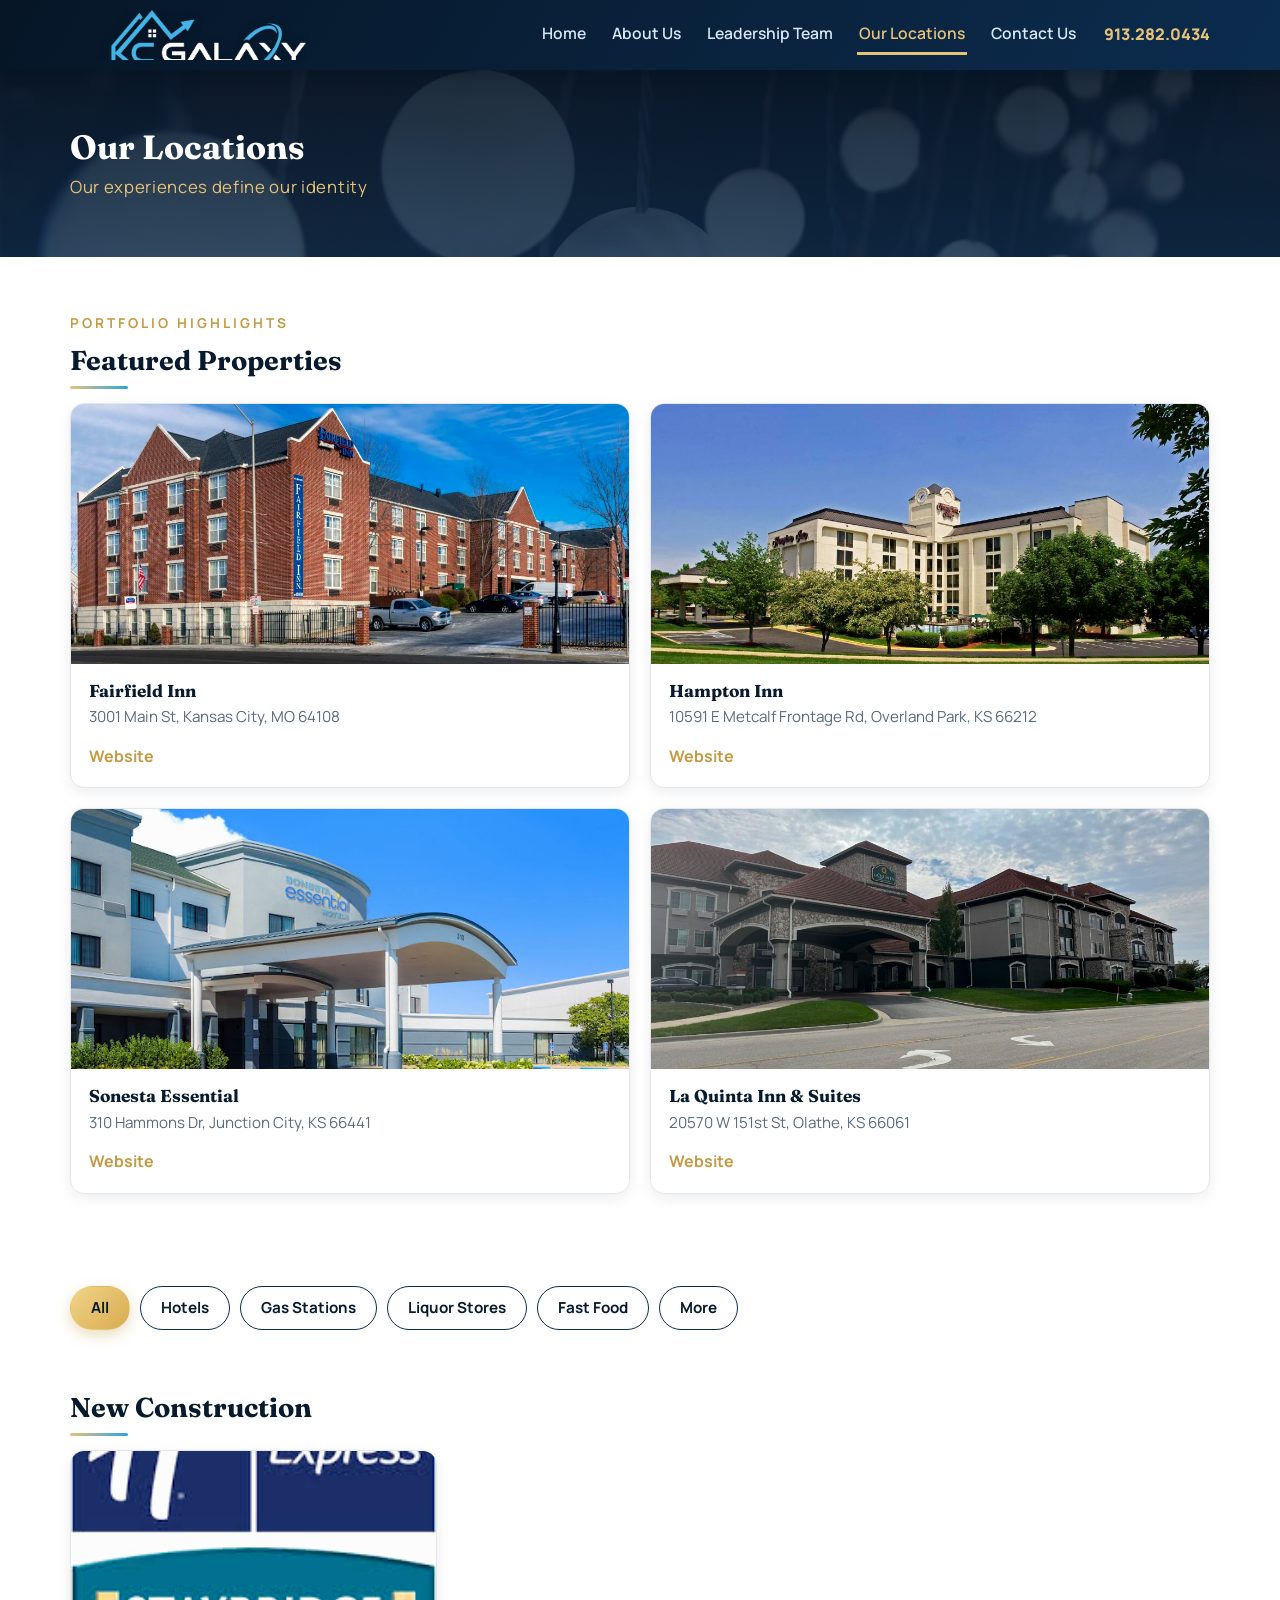
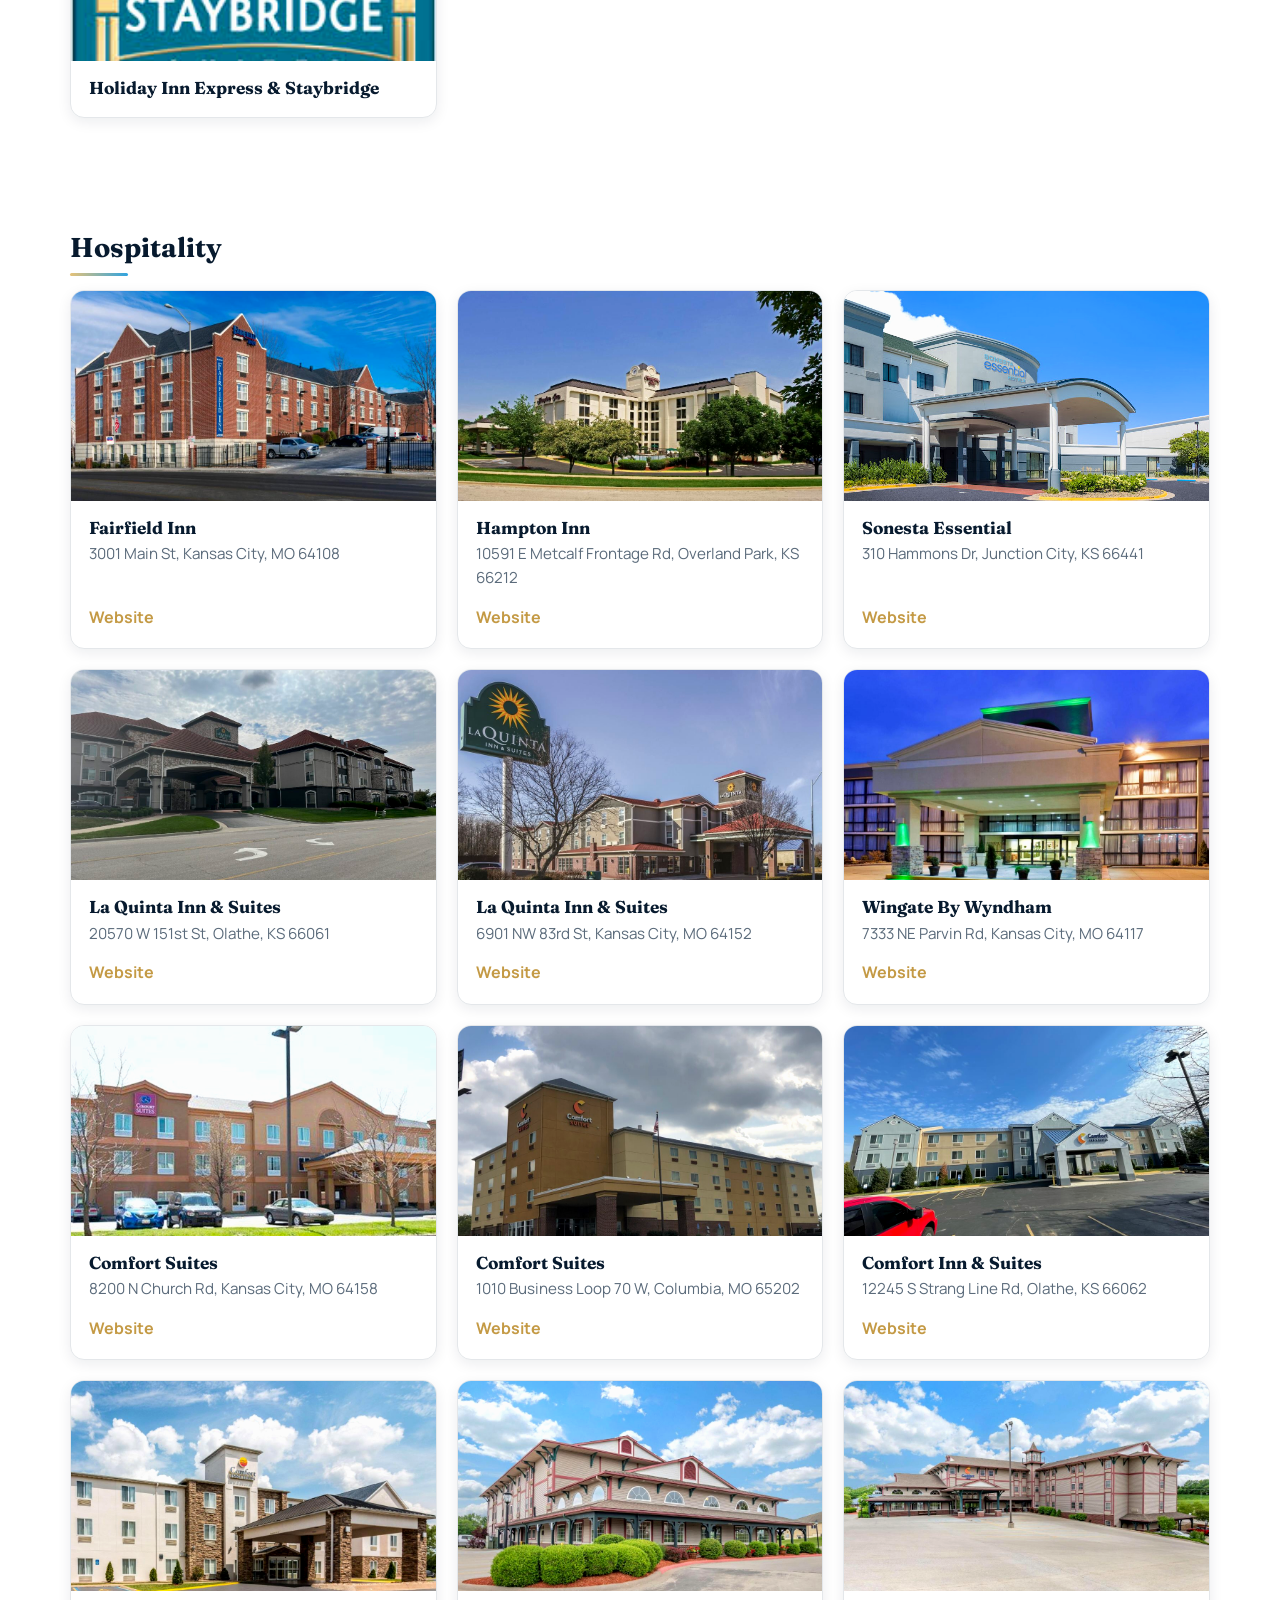
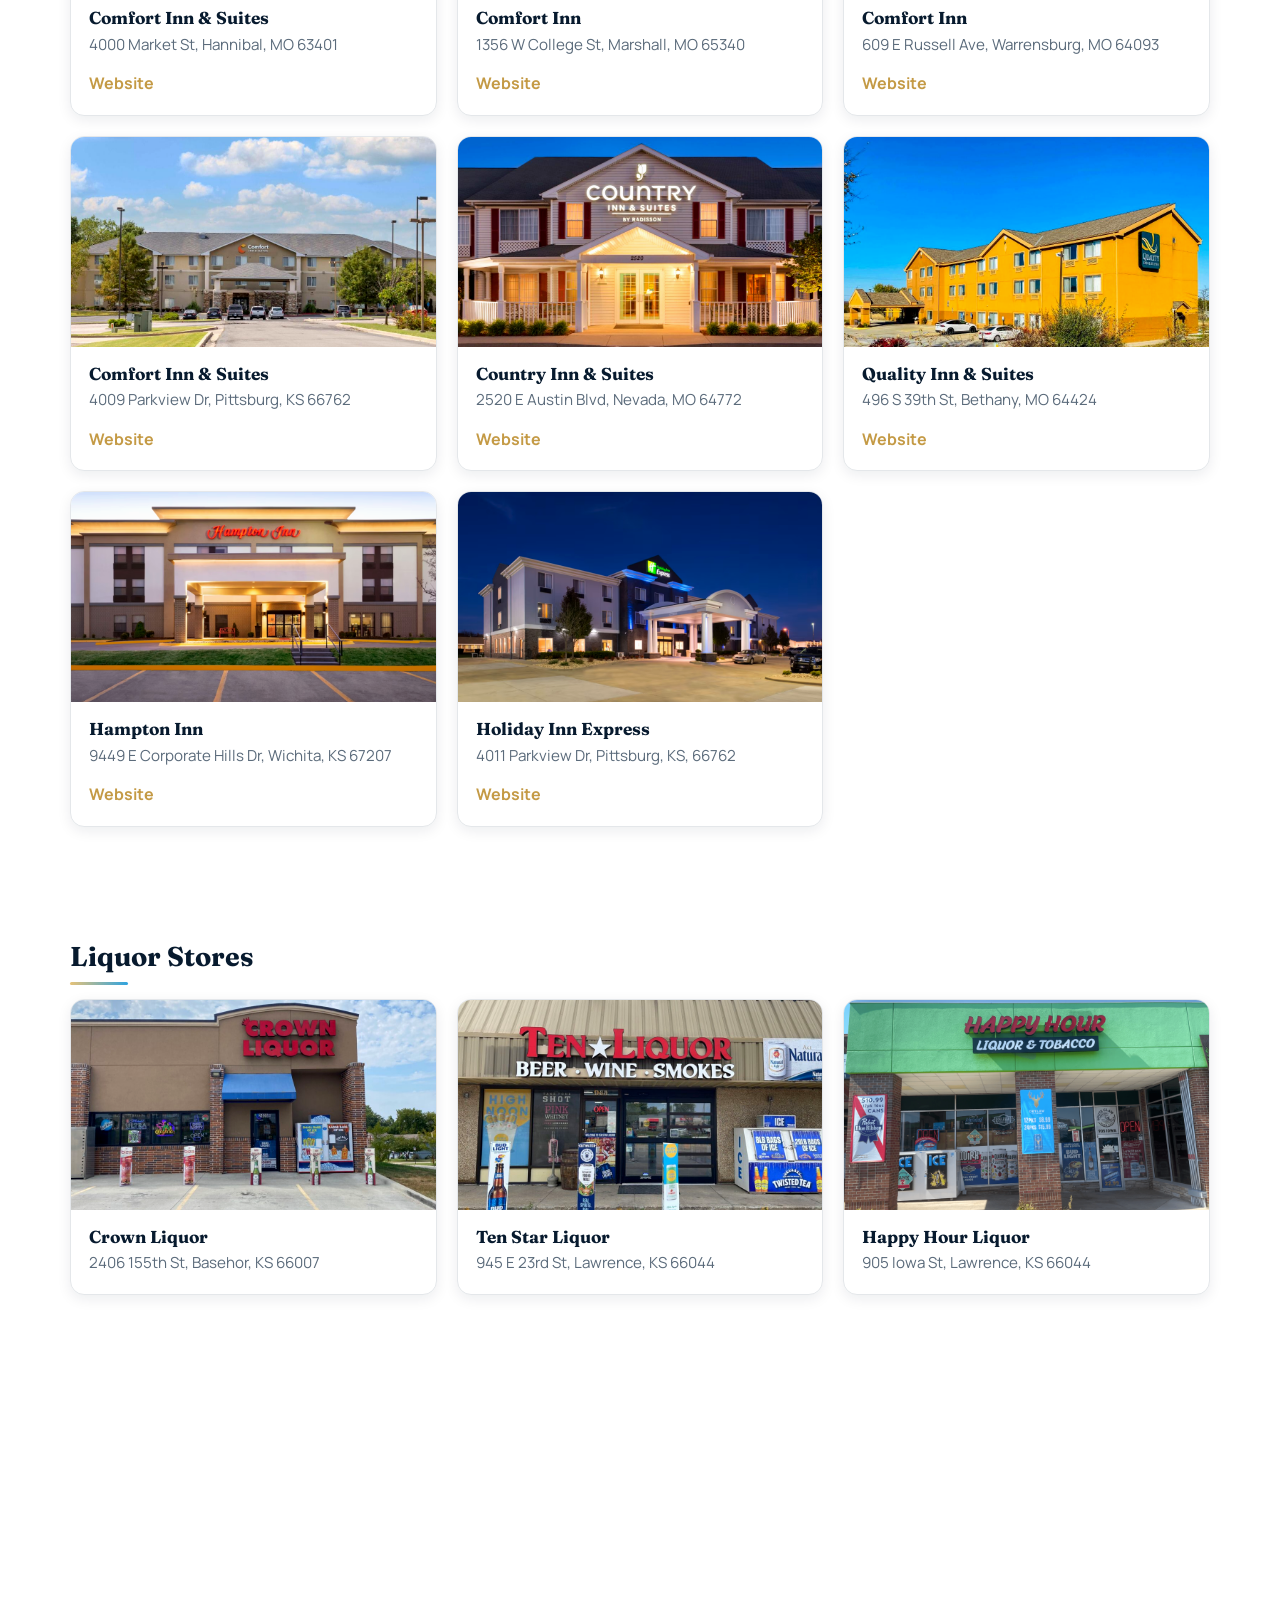
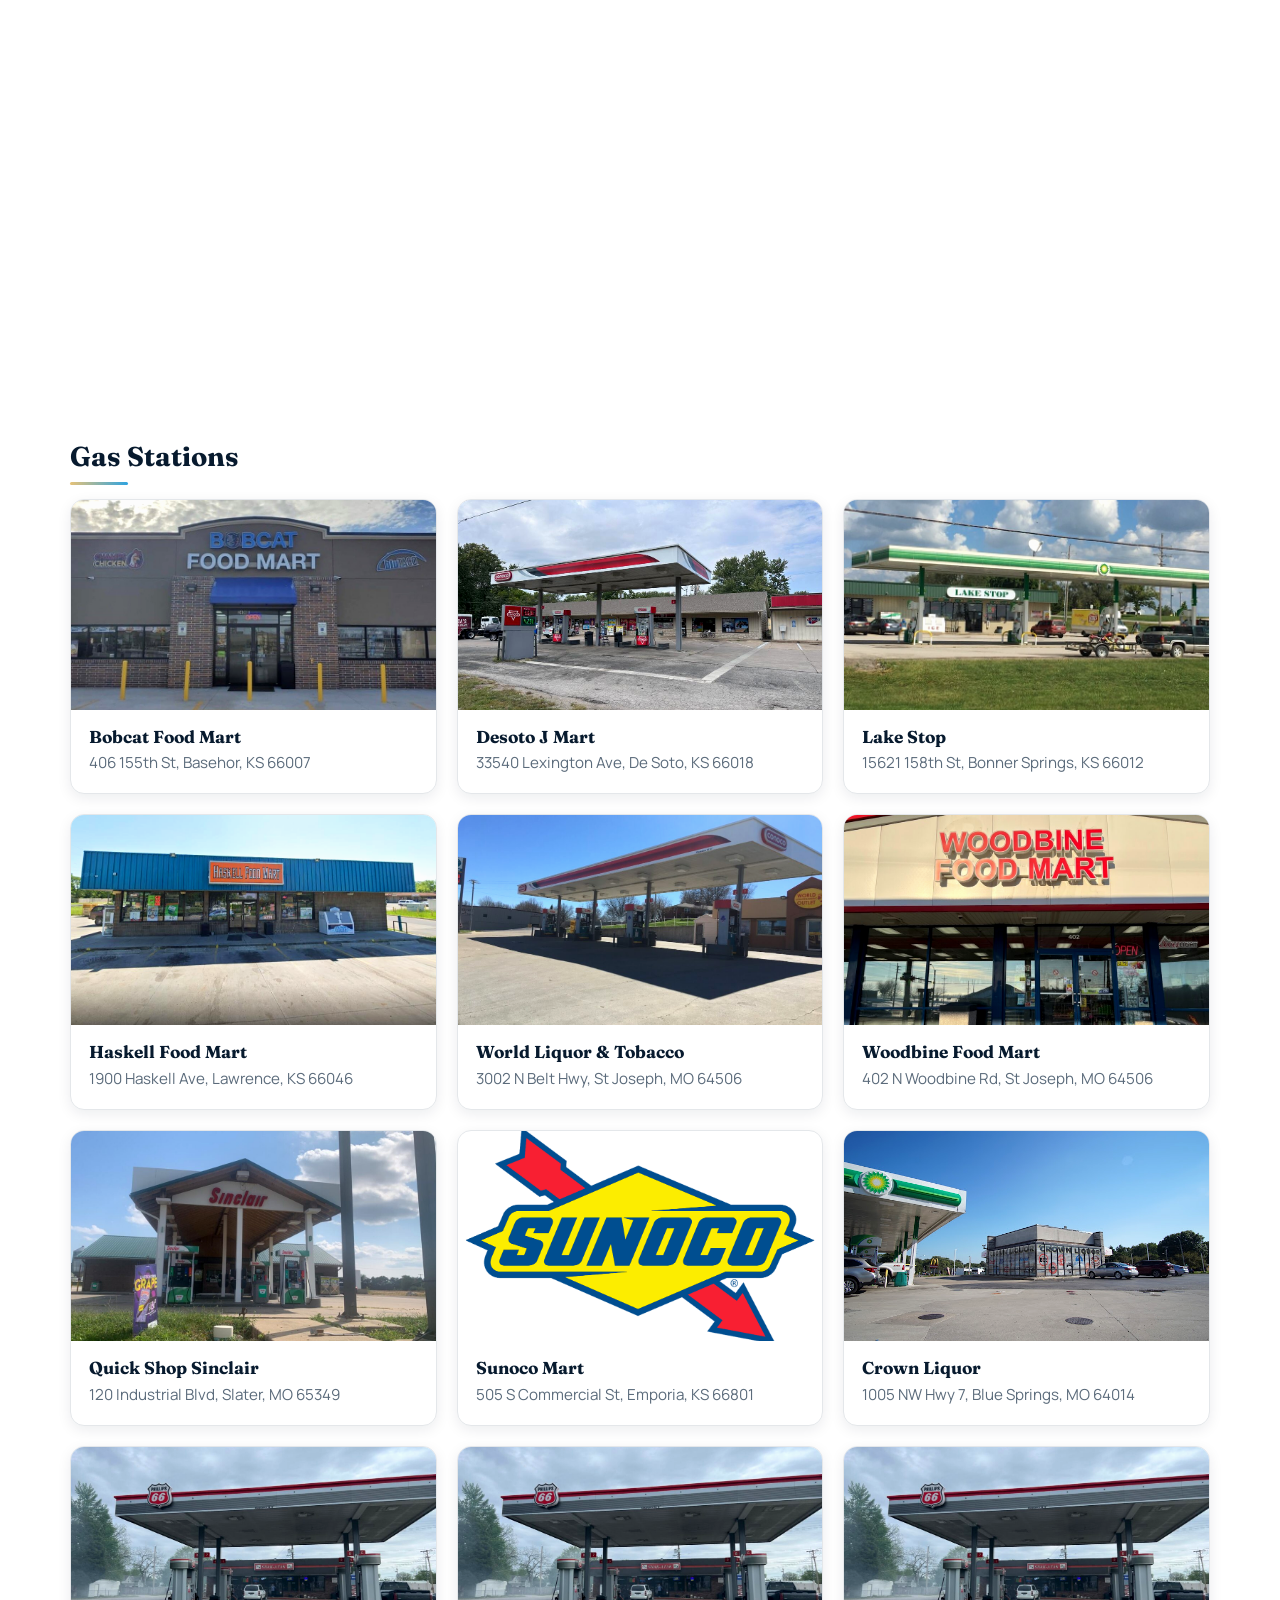
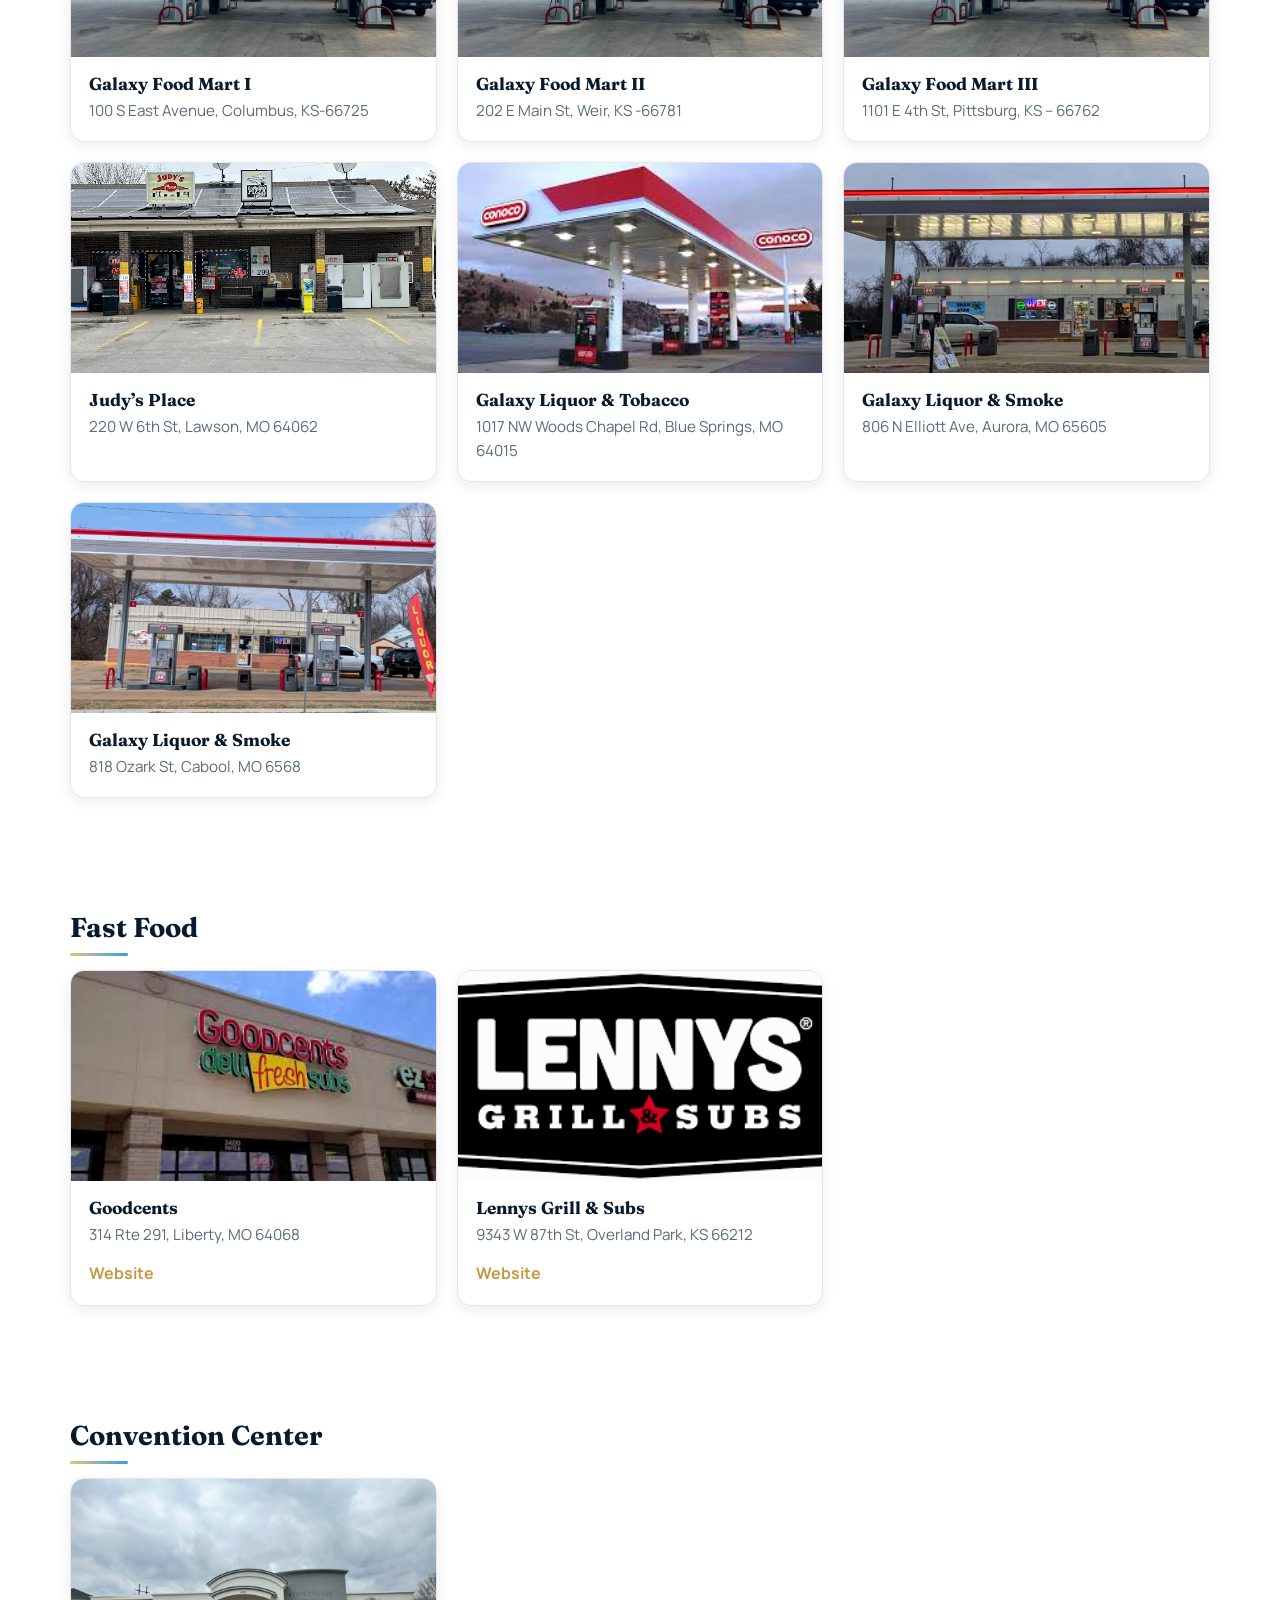
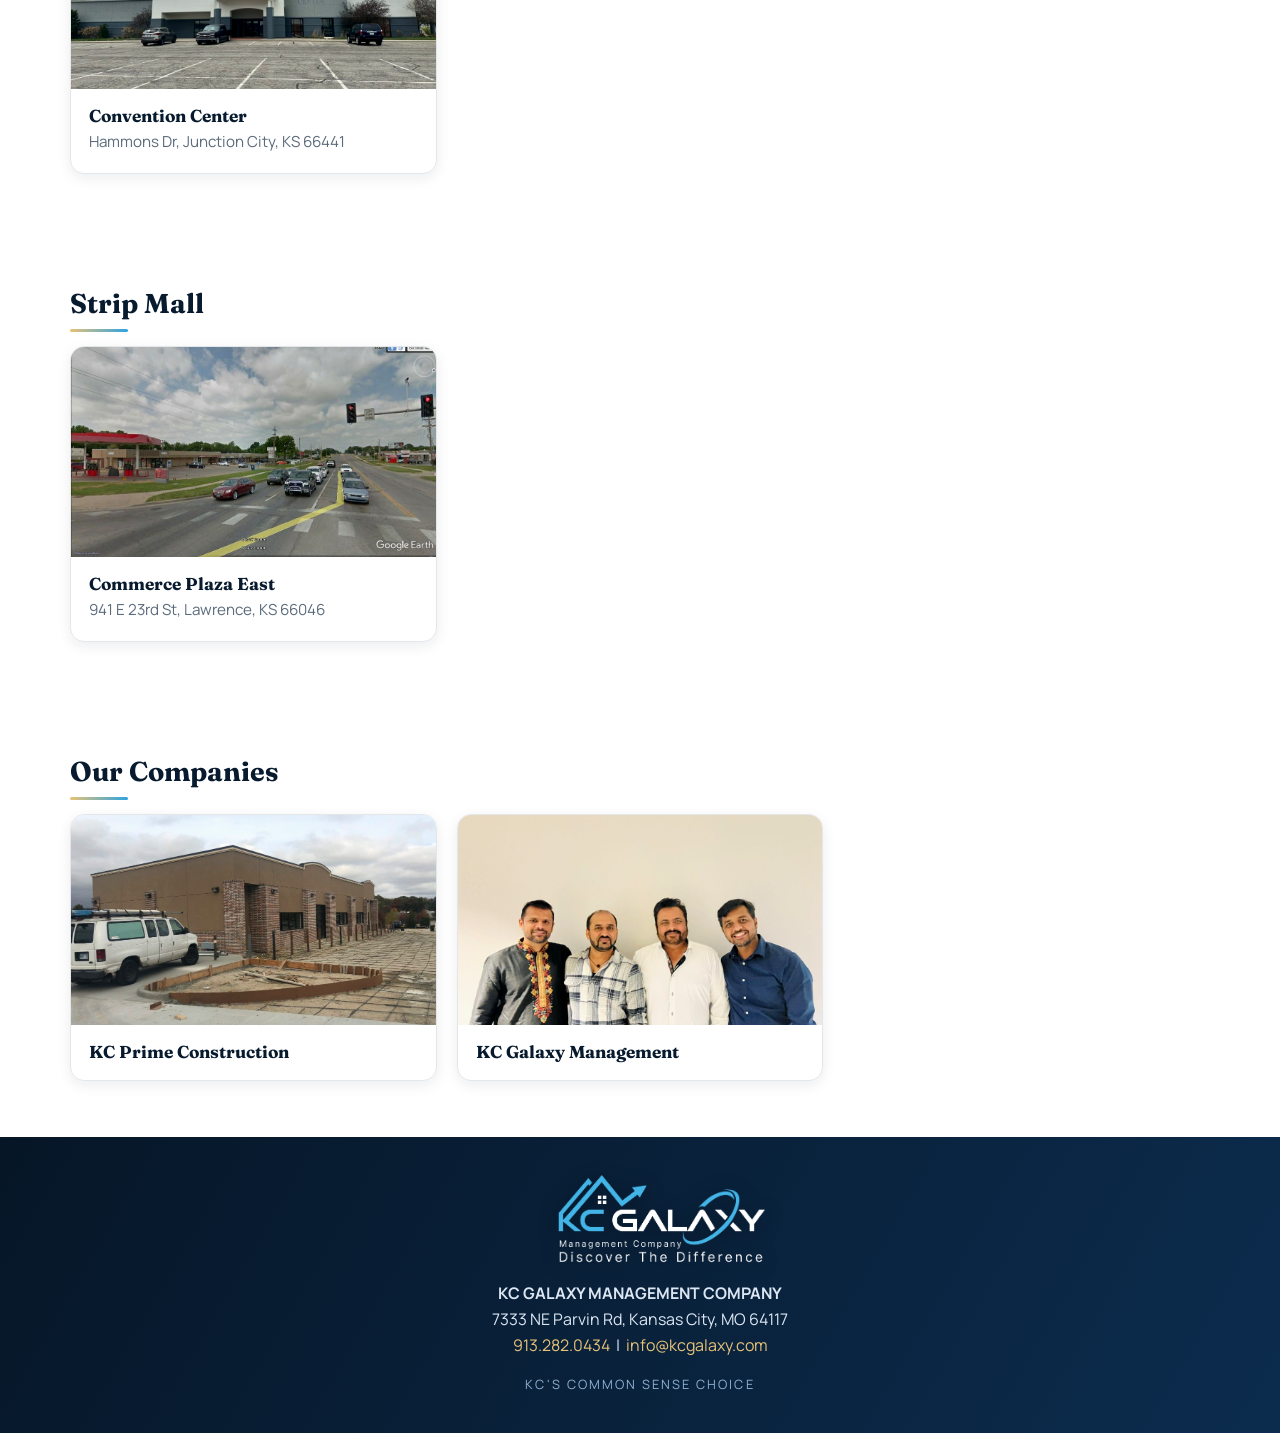
<file: locations.html>
<!DOCTYPE html>
<html lang="en">
<head>
<meta charset="UTF-8">
<meta name="viewport" content="width=device-width, initial-scale=1.0">
<title>Our Locations – KC Galaxy Management Company</title>
<meta name="description" content="All KC Galaxy Management Company locations — hotels, liquor stores, gas stations, fast food and commercial properties across the Midwest.">
<link rel="icon" href="img/cropped-jpg-1-01-scaled-1-192x192.jpg">
<link rel="preconnect" href="https://fonts.googleapis.com">
<link rel="preconnect" href="https://fonts.gstatic.com" crossorigin>
<link href="https://fonts.googleapis.com/css2?family=Fraunces:wght@500;600;700&family=Manrope:wght@400;500;600;700;800&display=swap" rel="stylesheet">
<meta property="og:title" content="Our Locations – KC Galaxy Management Company">
<meta property="og:description" content="KC Galaxy Management Company — hospitality, retail and commercial real estate across the Kansas City region.">
<meta property="og:type" content="website">
<meta property="og:image" content="https://kcgalaxy.com/img/qtq80-vEx5zf.jpeg">
<link rel="stylesheet" href="assets/style.css">
</head>
<body>
<header class="site-header">
  <div class="wrap header-in">
    <a class="brand" href="index.html"><img src="img/logo.png" alt="KC Galaxy Management Company"></a>
    <button class="nav-toggle" aria-label="Menu" onclick="document.querySelector('.main-nav').classList.toggle('open')">&#9776;</button>
    <nav class="main-nav">
<a href="index.html">Home</a>
<a href="about.html">About Us</a>
<a href="leadership.html">Leadership Team</a>
<a href="locations.html" class="active">Our Locations</a>
<a href="contact.html">Contact Us</a>
    </nav>
    <a class="header-call" href="tel:+19132820434">913.282.0434</a>
  </div>
</header>

<section class="band"><div class="wrap"><h1>Our Locations</h1><p>Our experiences define our identity</p></div></section>
<section class="wrap section featured-sec">
  <p class="kicker">Portfolio Highlights</p>
  <h2>Featured Properties</h2>
  <div class="loc-grid featured-grid">
<article class="loc-card featured">
  <img src="img/fairfield-18.jpg" alt="Fairfield Inn" loading="lazy">
  <div class="loc-body"><h3>Fairfield Inn</h3><p class="addr">3001 Main St, Kansas City, MO 64108</p><a class="card-link" href="https://www.marriott.com/en-us/hotels/mciun-fairfield-inn-kansas-city-downtown-union-hill/overview/?scid=f2ae0541-1279-4f24-b197-a979c79310b0" target="_blank" rel="noopener">Website</a></div>
</article>
<article class="loc-card featured">
  <img src="img/Hampton-Overland-19.jpg" alt="Hampton Inn" loading="lazy">
  <div class="loc-body"><h3>Hampton Inn</h3><p class="addr">10591 E Metcalf Frontage Rd, Overland Park, KS 66212</p><a class="card-link" href="https://www.hilton.com/en/hotels/kankshx-hampton-kansas-city-overland-park/?SEO_id=GMB-AMER-HX-KANKSHX&amp;#038;y_source=1_MjA4MTkxNS03MTUtbG9jYXRpb24ud2Vic2l0ZQ%3D%3D" target="_blank" rel="noopener">Website</a></div>
</article>
<article class="loc-card featured">
  <img src="img/Sonesta-ES.jpg" alt="Sonesta Essential" loading="lazy">
  <div class="loc-body"><h3>Sonesta Essential</h3><p class="addr">310 Hammons Dr, Junction City, KS 66441</p><a class="card-link" href="https://www.sonesta.com/sonesta-essential/ks/junction-city/sonesta-essential-junction-city" target="_blank" rel="noopener">Website</a></div>
</article>
<article class="loc-card featured">
  <img src="img/La-Quinta-Olathe-15-1024x768.jpg" alt="La Quinta Inn &amp; Suites" loading="lazy">
  <div class="loc-body"><h3>La Quinta Inn &amp; Suites</h3><p class="addr">20570 W 151st St, Olathe, KS 66061</p><a class="card-link" href="https://www.wyndhamhotels.com/laquinta/olathe-kansas/la-quinta-olathe/overview?" target="_blank" rel="noopener">Website</a></div>
</article>
  </div>
</section>
<div class="wrap filter-bar" role="group" aria-label="Filter properties by category">
  <button class="filter-btn active" data-filter="all">All</button>
  <button class="filter-btn" data-filter="hotels">Hotels</button>
  <button class="filter-btn" data-filter="gas">Gas Stations</button>
  <button class="filter-btn" data-filter="liquor">Liquor Stores</button>
  <button class="filter-btn" data-filter="food">Fast Food</button>
  <button class="filter-btn" data-filter="more">More</button>
</div>
<section class="wrap section loc-section" data-cat="more">
  <h2>New Construction</h2>
  <div class="loc-grid">
<article class="loc-card">
  <img src="img/images.jpg" alt="Holiday Inn Express &amp; Staybridge" loading="lazy">
  <div class="loc-body"><h3>Holiday Inn Express &amp; Staybridge</h3></div>
</article>
  </div>
</section>
<section class="wrap section loc-section" data-cat="hotels">
  <h2>Hospitality</h2>
  <div class="loc-grid">
<article class="loc-card">
  <img src="img/fairfield-18.jpg" alt="Fairfield Inn" loading="lazy">
  <div class="loc-body"><h3>Fairfield Inn</h3><p class="addr">3001 Main St, Kansas City, MO 64108</p><a class="card-link" href="https://www.marriott.com/en-us/hotels/mciun-fairfield-inn-kansas-city-downtown-union-hill/overview/?scid=f2ae0541-1279-4f24-b197-a979c79310b0" target="_blank" rel="noopener">Website</a></div>
</article>
<article class="loc-card">
  <img src="img/Hampton-Overland-19.jpg" alt="Hampton Inn" loading="lazy">
  <div class="loc-body"><h3>Hampton Inn</h3><p class="addr">10591 E Metcalf Frontage Rd, Overland Park, KS 66212</p><a class="card-link" href="https://www.hilton.com/en/hotels/kankshx-hampton-kansas-city-overland-park/?SEO_id=GMB-AMER-HX-KANKSHX&amp;#038;y_source=1_MjA4MTkxNS03MTUtbG9jYXRpb24ud2Vic2l0ZQ%3D%3D" target="_blank" rel="noopener">Website</a></div>
</article>
<article class="loc-card">
  <img src="img/Sonesta-ES.jpg" alt="Sonesta Essential" loading="lazy">
  <div class="loc-body"><h3>Sonesta Essential</h3><p class="addr">310 Hammons Dr, Junction City, KS 66441</p><a class="card-link" href="https://www.sonesta.com/sonesta-essential/ks/junction-city/sonesta-essential-junction-city" target="_blank" rel="noopener">Website</a></div>
</article>
<article class="loc-card">
  <img src="img/La-Quinta-Olathe-15-1024x768.jpg" alt="La Quinta Inn &amp; Suites" loading="lazy">
  <div class="loc-body"><h3>La Quinta Inn &amp; Suites</h3><p class="addr">20570 W 151st St, Olathe, KS 66061</p><a class="card-link" href="https://www.wyndhamhotels.com/laquinta/olathe-kansas/la-quinta-olathe/overview?" target="_blank" rel="noopener">Website</a></div>
</article>
<article class="loc-card">
  <img src="img/Best-hotel-near-kansas-city-MCI-AIrport-La-Quinta-inn-and-Suites.jpg" alt="La Quinta Inn &amp; Suites" loading="lazy">
  <div class="loc-body"><h3>La Quinta Inn &amp; Suites</h3><p class="addr">6901 NW 83rd St, Kansas City, MO 64152</p><a class="card-link" href="https://www.wyndhamhotels.com/laquinta/kansas-city-missouri/la-quinta-kansas-city-airport/overview?" target="_blank" rel="noopener">Website</a></div>
</article>
<article class="loc-card">
  <img src="img/Wingate-27.jpg" alt="Wingate By Wyndham" loading="lazy">
  <div class="loc-body"><h3>Wingate By Wyndham</h3><p class="addr">7333 NE Parvin Rd, Kansas City, MO 64117</p><a class="card-link" href="https://www.wyndhamhotels.com/wingate/kansas-city-missouri/wingate-kansas-city/overview" target="_blank" rel="noopener">Website</a></div>
</article>
<article class="loc-card">
  <img src="img/Comfort-Suites-Liberty-Missouri.jpg" alt="Comfort Suites" loading="lazy">
  <div class="loc-body"><h3>Comfort Suites</h3><p class="addr">8200 N Church Rd, Kansas City, MO 64158</p><a class="card-link" href="https://www.choicehotels.com/missouri/kansas-city/comfort-suites-hotels/mo009?mc=llgoxxpx" target="_blank" rel="noopener">Website</a></div>
</article>
<article class="loc-card">
  <img src="img/IMG-9276-1-1024x768.jpg" alt="Comfort Suites" loading="lazy">
  <div class="loc-body"><h3>Comfort Suites</h3><p class="addr">1010 Business Loop 70 W, Columbia, MO 65202</p><a class="card-link" href="https://www.choicehotels.com/missouri/columbia/comfort-suites-hotels/mo169?mc=llgoxxpx" target="_blank" rel="noopener">Website</a></div>
</article>
<article class="loc-card">
  <img src="img/Comfort-Olathe-28.jpg" alt="Comfort Inn &amp; Suites" loading="lazy">
  <div class="loc-body"><h3>Comfort Inn &amp; Suites</h3><p class="addr">12245 S Strang Line Rd, Olathe, KS 66062</p><a class="card-link" href="https://www.choicehotels.com/kansas/olathe/comfort-inn-hotels/ks336" target="_blank" rel="noopener">Website</a></div>
</article>
<article class="loc-card">
  <img src="img/Comfort-Hannibal-25.jpg" alt="Comfort Inn &amp; Suites" loading="lazy">
  <div class="loc-body"><h3>Comfort Inn &amp; Suites</h3><p class="addr">4000 Market St, Hannibal, MO 63401</p><a class="card-link" href="https://www.choicehotels.com/missouri/hannibal/comfort-inn-hotels/mo393?mc=llgoxxpx" target="_blank" rel="noopener">Website</a></div>
</article>
<article class="loc-card">
  <img src="img/Comfort-Marshall-14.jpg" alt="Comfort Inn" loading="lazy">
  <div class="loc-body"><h3>Comfort Inn</h3><p class="addr">1356 W College St, Marshall, MO 65340</p><a class="card-link" href="https://www.choicehotels.com/missouri/marshall/comfort-inn-hotels/mo127" target="_blank" rel="noopener">Website</a></div>
</article>
<article class="loc-card">
  <img src="img/Comfort-Warrensburg-17.jpg" alt="Comfort Inn" loading="lazy">
  <div class="loc-body"><h3>Comfort Inn</h3><p class="addr">609 E Russell Ave, Warrensburg, MO 64093</p><a class="card-link" href="https://www.choicehotels.com/missouri/warrensburg/comfort-inn-hotels/mo177?mc=llgoxxpx" target="_blank" rel="noopener">Website</a></div>
</article>
<article class="loc-card">
  <img src="img/Comfort-21.jpg" alt="Comfort Inn &amp; Suites" loading="lazy">
  <div class="loc-body"><h3>Comfort Inn &amp; Suites</h3><p class="addr">4009 Parkview Dr, Pittsburg, KS 66762</p><a class="card-link" href="https://www.choicehotels.com/kansas/pittsburg/comfort-inn-hotels/ks067?mc=llgoxxpx" target="_blank" rel="noopener">Website</a></div>
</article>
<article class="loc-card">
  <img src="img/232839501.jpg" alt="Country Inn &amp; Suites" loading="lazy">
  <div class="loc-body"><h3>Country Inn &amp; Suites</h3><p class="addr">2520 E Austin Blvd, Nevada, MO 64772</p><a class="card-link" href="https://www.radissonhotelsamericas.com/en-us/hotels/country-inn-nevada-mo?cid=a:se+b:gmb+c:amer+i:local+e:cis+d:us+h:MONEVADA" target="_blank" rel="noopener">Website</a></div>
</article>
<article class="loc-card">
  <img src="img/Quality-inn-Bethany-Mo.jpg" alt="Quality Inn &amp; Suites" loading="lazy">
  <div class="loc-body"><h3>Quality Inn &amp; Suites</h3><p class="addr">496 S 39th St, Bethany, MO 64424</p><a class="card-link" href="https://www.choicehotels.com/missouri/bethany/quality-inn-hotels/mo278?mc=llgoxxpx" target="_blank" rel="noopener">Website</a></div>
</article>
<article class="loc-card">
  <img src="img/Ham-INN-WHICATA-1024x683.png" alt="Hampton Inn" loading="lazy">
  <div class="loc-body"><h3>Hampton Inn</h3><p class="addr">9449 E Corporate Hills Dr, Wichita, KS 67207</p><a class="card-link" href="https://www.hilton.com/en/hotels/icteahx-hampton-wichita-east/?SEO_id=GMB-AMER-HX-ICTEAHX&amp;#038;y_source=1_MjA4NTMwOC03MTUtbG9jYXRpb24ud2Vic2l0ZQ%3D%3D" target="_blank" rel="noopener">Website</a></div>
</article>
<article class="loc-card">
  <img src="img/IHG-PITSSS-KS-1024x684.png" alt="Holiday Inn Express" loading="lazy">
  <div class="loc-body"><h3>Holiday Inn Express</h3><p class="addr">4011 Parkview Dr, Pittsburg, KS, 66762</p><a class="card-link" href="https://www.ihg.com/holidayinnexpress/hotels/us/en/pittsburg/ptspt/hoteldetail?cm_mmc=GoogleMaps-" target="_blank" rel="noopener">Website</a></div>
</article>
  </div>
</section>
<section class="wrap section loc-section" data-cat="liquor">
  <h2>Liquor Stores</h2>
  <div class="loc-grid">
<article class="loc-card">
  <img src="img/Crown-liquor-2-1024x768.jpg" alt="Crown Liquor" loading="lazy">
  <div class="loc-body"><h3>Crown Liquor</h3><p class="addr">2406 155th St, Basehor, KS 66007</p></div>
</article>
<article class="loc-card">
  <img src="img/Ten-Star-Liquor-5-1-1024x576.jpg" alt="Ten Star Liquor" loading="lazy">
  <div class="loc-body"><h3>Ten Star Liquor</h3><p class="addr">945 E 23rd St, Lawrence, KS 66044</p></div>
</article>
<article class="loc-card">
  <img src="img/IMG_1678-min-1024x768.png" alt="Happy Hour Liquor" loading="lazy">
  <div class="loc-body"><h3>Happy Hour Liquor</h3><p class="addr">905 Iowa St, Lawrence, KS 66044</p></div>
</article>
<article class="loc-card">
  <img src="img/Liquor-Studio-11-768x1024.jpg" alt="Liquor Studio" loading="lazy">
  <div class="loc-body"><h3>Liquor Studio</h3><p class="addr">961 W College St, Marshall, MO 65340</p></div>
</article>
<article class="loc-card">
  <img src="img/lackman-12-1-1024x484.jpg" alt="Lackman Liquor" loading="lazy">
  <div class="loc-body"><h3>Lackman Liquor</h3><p class="addr">9530 Lackman Rd, Lenexa, KS 66219</p></div>
</article>
<article class="loc-card">
  <img src="img/Whiskey-Barell.jpg" alt="Whiskey Barrel" loading="lazy">
  <div class="loc-body"><h3>Whiskey Barrel</h3><p class="addr">12205 W 63rd St, Shawnee, KS 66216</p></div>
</article>
<article class="loc-card">
  <img src="img/Lqiuro-Studio-Independence-Mo-1024x418.jpg" alt="Liquor Studio &amp; Tobacco" loading="lazy">
  <div class="loc-body"><h3>Liquor Studio &amp; Tobacco</h3><p class="addr">1431 S Noland Rd, Independence, MO 64055</p></div>
</article>
<article class="loc-card">
  <img src="img/Nieman-Rd-1024x576.jpg" alt="Galaxy Liquor &amp; Tobacco" loading="lazy">
  <div class="loc-body"><h3>Galaxy Liquor &amp; Tobacco</h3><p class="addr">6637 Nieman Rd, Shawnee KS 66203</p></div>
</article>
<article class="loc-card">
  <img src="img/Buddys-Liuqor.jpg" alt="Buddy&#x27;s Liquor" loading="lazy">
  <div class="loc-body"><h3>Buddy&#x27;s Liquor</h3><p class="addr">2447 W 6th St, Lawrence, KS 66049</p></div>
</article>
  </div>
</section>
<section class="wrap section loc-section" data-cat="gas">
  <h2>Gas Stations</h2>
  <div class="loc-grid">
<article class="loc-card">
  <img src="img/Bobcat-1.jpg" alt="Bobcat Food Mart" loading="lazy">
  <div class="loc-body"><h3>Bobcat Food Mart</h3><p class="addr">406 155th St, Basehor, KS 66007</p></div>
</article>
<article class="loc-card">
  <img src="img/Jmart-3.jpg" alt="Desoto J Mart" loading="lazy">
  <div class="loc-body"><h3>Desoto J Mart</h3><p class="addr">33540 Lexington Ave, De Soto, KS 66018</p></div>
</article>
<article class="loc-card">
  <img src="img/Lakestop-4.jpg" alt="Lake Stop" loading="lazy">
  <div class="loc-body"><h3>Lake Stop</h3><p class="addr">15621 158th St, Bonner Springs, KS 66012</p></div>
</article>
<article class="loc-card">
  <img src="img/Haskell-Food-Mart-7.jpg" alt="Haskell Food Mart" loading="lazy">
  <div class="loc-body"><h3>Haskell Food Mart</h3><p class="addr">1900 Haskell Ave, Lawrence, KS 66046</p></div>
</article>
<article class="loc-card">
  <img src="img/World-Liquor-8-1-1024x768.jpg" alt="World Liquor &amp; Tobacco" loading="lazy">
  <div class="loc-body"><h3>World Liquor &amp; Tobacco</h3><p class="addr">3002 N Belt Hwy, St Joseph, MO 64506</p></div>
</article>
<article class="loc-card">
  <img src="img/unnamed-file-1024x768.jpg" alt="Woodbine Food Mart" loading="lazy">
  <div class="loc-body"><h3>Woodbine Food Mart</h3><p class="addr">402 N Woodbine Rd, St Joseph, MO 64506</p></div>
</article>
<article class="loc-card">
  <img src="img/Quick-Shop-Sinclair-10-1024x576.jpg" alt="Quick Shop Sinclair" loading="lazy">
  <div class="loc-body"><h3>Quick Shop Sinclair</h3><p class="addr">120 Industrial Blvd, Slater, MO 65349</p></div>
</article>
<article class="loc-card">
  <img src="img/Sunoco-13-1024x651.png" alt="Sunoco Mart" loading="lazy">
  <div class="loc-body"><h3>Sunoco Mart</h3><p class="addr">505 S Commercial St, Emporia, KS 66801</p></div>
</article>
<article class="loc-card">
  <img src="img/Crown-Liquor-1.jpg" alt="Crown Liquor" loading="lazy">
  <div class="loc-body"><h3>Crown Liquor</h3><p class="addr">1005 NW Hwy 7, Blue Springs, MO 64014</p></div>
</article>
<article class="loc-card">
  <img src="img/gasstation-1024x768.jpg" alt="Galaxy Food Mart I" loading="lazy">
  <div class="loc-body"><h3>Galaxy Food Mart I</h3><p class="addr">100 S East Avenue, Columbus, KS-66725</p></div>
</article>
<article class="loc-card">
  <img src="img/gasstation-1024x768.jpg" alt="Galaxy Food Mart II" loading="lazy">
  <div class="loc-body"><h3>Galaxy Food Mart II</h3><p class="addr">202 E Main St, Weir, KS -66781</p></div>
</article>
<article class="loc-card">
  <img src="img/gasstation-1024x768.jpg" alt="Galaxy Food Mart III" loading="lazy">
  <div class="loc-body"><h3>Galaxy Food Mart III</h3><p class="addr">1101 E 4th St, Pittsburg, KS – 66762</p></div>
</article>
<article class="loc-card">
  <img src="img/Judys-Placr.png" alt="Judy’s Place" loading="lazy">
  <div class="loc-body"><h3>Judy’s Place</h3><p class="addr">220 W 6th St, Lawson, MO 64062</p></div>
</article>
<article class="loc-card">
  <img src="img/Conoco.jpg" alt="Galaxy Liquor &amp; Tobacco" loading="lazy">
  <div class="loc-body"><h3>Galaxy Liquor &amp; Tobacco</h3><p class="addr">1017 NW Woods Chapel Rd, Blue Springs, MO 64015</p></div>
</article>
<article class="loc-card">
  <img src="img/Aurora-MO-1024x392.jpg" alt="Galaxy Liquor &amp; Smoke" loading="lazy">
  <div class="loc-body"><h3>Galaxy Liquor &amp; Smoke</h3><p class="addr">806 N Elliott Ave, Aurora, MO 65605</p></div>
</article>
<article class="loc-card">
  <img src="img/Cabool-MO-1024x521.jpg" alt="Galaxy Liquor &amp; Smoke" loading="lazy">
  <div class="loc-body"><h3>Galaxy Liquor &amp; Smoke</h3><p class="addr">818 Ozark St, Cabool, MO 6568</p></div>
</article>
  </div>
</section>
<section class="wrap section loc-section" data-cat="food">
  <h2>Fast Food</h2>
  <div class="loc-grid">
<article class="loc-card">
  <img src="img/Goodcents.jpg" alt="Goodcents" loading="lazy">
  <div class="loc-body"><h3>Goodcents</h3><p class="addr">314 Rte 291, Liberty, MO 64068</p><a class="card-link" href="https://goodcentssubs.com/" target="_blank" rel="noopener">Website</a></div>
</article>
<article class="loc-card">
  <img src="img/Lennys.png" alt="Lennys Grill &amp; Subs" loading="lazy">
  <div class="loc-body"><h3>Lennys Grill &amp; Subs</h3><p class="addr">9343 W 87th St, Overland Park, KS 66212</p><a class="card-link" href="https://www.lennys.com/locations/lennys-grill-subs-560/" target="_blank" rel="noopener">Website</a></div>
</article>
  </div>
</section>
<section class="wrap section loc-section" data-cat="more">
  <h2>Convention Center</h2>
  <div class="loc-grid">
<article class="loc-card">
  <img src="img/Convention-Center-1024x768.jpg" alt="Convention Center" loading="lazy">
  <div class="loc-body"><h3>Convention Center</h3><p class="addr">Hammons Dr, Junction City, KS 66441</p></div>
</article>
  </div>
</section>
<section class="wrap section loc-section" data-cat="more">
  <h2>Strip Mall</h2>
  <div class="loc-grid">
<article class="loc-card">
  <img src="img/941-E-23rd-St-Lawrence-KS-primary-photo-1-Large.jpg" alt="Commerce Plaza East" loading="lazy">
  <div class="loc-body"><h3>Commerce Plaza East</h3><p class="addr">941 E 23rd St, Lawrence, KS 66046</p></div>
</article>
  </div>
</section>
<section class="wrap section loc-section" data-cat="more">
  <h2>Our Companies</h2>
  <div class="loc-grid">
<article class="loc-card">
  <img src="img/IMG_1675-1024x768.jpg" alt="KC Prime Construction" loading="lazy">
  <div class="loc-body"><h3>KC Prime Construction</h3></div>
</article>
<article class="loc-card">
  <img src="img/thumbnail_IMG_4917-e1696533076357-1024x687.jpg" alt="KC Galaxy Management" loading="lazy">
  <div class="loc-body"><h3>KC Galaxy Management</h3></div>
</article>
  </div>
</section>

<footer class="site-footer">
  <div class="wrap footer-in">
    <img src="img/logo.png" alt="KC Galaxy Management Company" class="footer-logo">
    <p><strong>KC GALAXY MANAGEMENT COMPANY</strong><br>
    7333 NE Parvin Rd, Kansas City, MO 64117<br>
    <a href="tel:+19132820434">913.282.0434</a> &nbsp;|&nbsp; <a href="mailto:info@kcgalaxy.com">info@kcgalaxy.com</a></p>
    <p class="fine">KC'S COMMON SENSE CHOICE</p>
  </div>
</footer>
<button id="toTop" aria-label="Back to top">&uarr;</button>
<script src="assets/main.js"></script>
</body>
</html>
</file>
<file: assets/style.css>
:root{
  --navy:#071a2e; --navy2:#0c2c4e; --blue:#2ea3e0; --gold:#e6c278; --gold-d:#c49a45;
  --ink:#182635; --muted:#5b6b7b; --bg:#ffffff; --alt:#f7f4ee; --line:#e4e7ea;
  --radius:14px;
}
*{box-sizing:border-box}
html{scroll-behavior:smooth}
body{margin:0;font-family:"Manrope","Segoe UI",system-ui,-apple-system,Arial,sans-serif;color:var(--ink);background:var(--bg);line-height:1.6;animation:pageIn .7s ease both}
@keyframes pageIn{from{opacity:0}to{opacity:1}}
img{max-width:100%;display:block}
a{color:var(--navy2)}
::selection{background:var(--gold);color:var(--navy)}
.wrap{max-width:1180px;margin:0 auto;padding:0 20px}
.section{padding:56px 20px}
.section.alt{background:var(--alt);max-width:none}
.section.alt .wrap{padding:0}
h1,h2,h3,h4{color:var(--navy);line-height:1.25;margin:0 0 14px}
h2{font-size:1.7rem;position:relative;padding-bottom:12px}
.section h2::after{content:'';position:absolute;left:0;bottom:0;width:58px;height:3px;border-radius:2px;background:linear-gradient(90deg,var(--gold),var(--blue))}
.lead{font-size:1.12rem}
.kicker{text-transform:uppercase;letter-spacing:.22em;color:var(--gold-d);font-weight:700;font-size:.85rem;margin:0 0 8px}
.btn{display:inline-block;position:relative;overflow:hidden;background:linear-gradient(135deg,#f0d48a,#d9ab4e);color:var(--navy);font-weight:700;padding:12px 26px;border-radius:999px;text-decoration:none;border:2px solid transparent;cursor:pointer;font-size:1rem;box-shadow:0 6px 18px rgba(196,154,69,.35)}
.btn::after{content:'';position:absolute;top:0;left:-90%;width:45%;height:100%;background:linear-gradient(100deg,transparent,rgba(255,255,255,.55),transparent);transform:skewX(-20deg);transition:left .6s ease}
.btn:hover::after{left:140%}
.btn:hover{filter:brightness(1.05)}
.btn-ghost{background:transparent;color:#fff;border-color:rgba(255,255,255,.85);box-shadow:none}
.btn-ghost:hover{background:rgba(255,255,255,.14)}

/* Header */
.site-header{background:linear-gradient(120deg,#061627,var(--navy2));position:sticky;top:0;z-index:50;box-shadow:0 4px 18px rgba(4,16,29,.35)}
.header-in{display:flex;align-items:center;gap:26px;padding-top:10px;padding-bottom:10px}
.brand{display:block;width:236px;height:50px;overflow:hidden;flex:none}
.brand img{width:236px;height:auto;filter:drop-shadow(0 2px 6px rgba(0,0,0,.4))}
.main-nav{display:flex;gap:22px;margin-left:auto}
.main-nav a{color:#d7e6f3;text-decoration:none;font-weight:600;font-size:.98rem;padding:6px 2px;border-bottom:3px solid transparent;transition:color .25s}
.main-nav a:hover{color:#fff}
.main-nav a.active{color:var(--gold);border-color:var(--gold)}
.header-call{color:var(--gold);font-weight:800;text-decoration:none;white-space:nowrap}
.nav-toggle{display:none;background:none;border:none;color:#fff;font-size:1.6rem;margin-left:auto;cursor:pointer}

/* Hero — Ken Burns motion photo, premium grade */
.hero{position:relative;overflow:hidden;color:#fff;text-align:center;padding:110px 0;min-height:88vh;display:flex;align-items:center;background:var(--navy)}
.hero::before{content:'';position:absolute;inset:14px;border:1px solid rgba(230,194,120,.35);z-index:1;pointer-events:none}
.hero-eyebrow{color:var(--gold);font-weight:700;letter-spacing:.34em;text-transform:uppercase;font-size:.85rem;margin:0 0 14px}
.hero-cta{display:flex;gap:14px;justify-content:center;flex-wrap:wrap}
.hero-slides{position:absolute;inset:0;z-index:0}
.hero-slide{position:absolute;inset:0;background-position:center;background-size:cover;background-repeat:no-repeat;filter:saturate(1.18) contrast(1.09) brightness(1.03);opacity:0;animation:hs 28s linear infinite}
.hero-slide.hs1{background-image:url('../img/Hampton-Overland-19.jpg')}
.hero-slide.hs2{background-image:url('../img/fairfield-18.jpg');animation-delay:7s}
.hero-slide.hs3{background-image:url('../img/La-Quinta-Olathe-15-1024x768.jpg');animation-delay:14s}
.hero-slide.hs4{background-image:url('../img/Wingate-27.jpg');animation-delay:21s}
@keyframes hs{0%{opacity:0;transform:scale(1)}5%{opacity:1}25%{opacity:1}30%{opacity:0}100%{opacity:0;transform:scale(1.12)}}
.hero::after{content:'';position:absolute;inset:0;z-index:1;background:radial-gradient(65% 55% at 50% 0%,rgba(230,194,120,.16),transparent 70%),linear-gradient(102deg,rgba(4,17,31,.85),rgba(7,30,55,.50) 52%,rgba(16,64,102,.32)),linear-gradient(to top,rgba(4,17,31,.74),transparent 50%)}
.hero-in{position:relative;z-index:2}
.hero h1{color:#fff;font-size:clamp(2.3rem,5.4vw,3.7rem);letter-spacing:.01em;margin-bottom:8px;text-shadow:0 3px 22px rgba(0,0,0,.45)}
.hero-tag{color:var(--gold);font-size:1.05rem;font-weight:700;letter-spacing:.38em;text-transform:uppercase;margin:0 0 18px}
.hero-quote{font-size:1.16rem;font-style:italic;max-width:780px;margin:0 auto 28px;color:#eef5fb}
@keyframes kb{from{transform:scale(1) translateY(0)}to{transform:scale(1.14) translateY(-1.5%)}}

/* Marquee */
.marquee{background:linear-gradient(120deg,#061627,var(--navy2));border-top:1px solid rgba(230,194,120,.4);border-bottom:1px solid rgba(230,194,120,.25);overflow:hidden;padding:13px 0}
.marquee-track{display:flex;width:max-content;animation:mq 32s linear infinite}
.marquee-track span{white-space:nowrap;font-size:.92rem;font-weight:700;letter-spacing:.32em;text-transform:uppercase;color:rgba(168,205,238,.9);padding-right:.5em}
.marquee-track b{color:var(--gold);font-weight:700}
@keyframes mq{to{transform:translateX(-50%)}}

/* Page band with graded photo */
.band{position:relative;color:#fff;padding:56px 0;background:linear-gradient(rgba(6,22,39,.90),rgba(9,38,66,.84)),url('../img/qtq80-vEx5zf.jpeg') center 32%/cover no-repeat}
.band h1{color:#fff;font-size:2.1rem;margin:0}
.band p{color:var(--gold);margin:6px 0 0;font-size:1.05rem;letter-spacing:.04em}

/* Scroll reveal */
.rv{opacity:0;transform:translateY(26px);transition:opacity .85s ease,transform .85s ease}
.rv.in{opacity:1;transform:none}

/* Expertise */
.exp-grid{display:grid;grid-template-columns:repeat(auto-fill,minmax(300px,1fr));gap:20px}
.exp-card{margin:0;border-radius:var(--radius);overflow:hidden;position:relative;box-shadow:0 6px 20px rgba(7,26,46,.14);transition:transform .45s ease,box-shadow .45s ease}
.exp-card:hover{transform:translateY(-6px);box-shadow:0 20px 38px rgba(7,26,46,.24)}
.exp-card img{width:100%;height:250px;object-fit:cover;filter:saturate(1.1) contrast(1.07) brightness(.99);transition:transform .9s ease}
.exp-card:hover img{transform:scale(1.08)}
.exp-card figcaption{position:absolute;left:0;right:0;bottom:0;background:linear-gradient(transparent,rgba(6,22,39,.92));color:#fff;padding:38px 16px 12px;display:flex;flex-direction:column}
.exp-card figcaption strong{font-size:1.05rem}
.exp-card figcaption span{color:var(--gold);font-size:.85rem;font-weight:600;text-transform:uppercase;letter-spacing:.1em}

/* Process */
.steps{display:grid;grid-template-columns:repeat(auto-fit,minmax(260px,1fr));gap:20px}
.step{background:#fff;border:1px solid var(--line);border-top:5px solid;border-image:linear-gradient(90deg,var(--gold),var(--blue)) 1;border-radius:6px;padding:24px;box-shadow:0 4px 14px rgba(7,26,46,.07);transition:transform .4s ease,box-shadow .4s ease}
.step:hover{transform:translateY(-5px);box-shadow:0 16px 30px rgba(7,26,46,.14)}

/* Story + counters */
.story{display:grid;grid-template-columns:280px 1fr;gap:38px;align-items:start}
.story-photo{border-radius:var(--radius);filter:saturate(1.08) contrast(1.05);box-shadow:16px 16px 0 rgba(230,194,120,.45),0 10px 26px rgba(7,26,46,.22)}
.counters{background:linear-gradient(120deg,#061627,#0d3057 58%,#0a4a75);color:#fff}
.counters-in{display:grid;grid-template-columns:repeat(auto-fit,minmax(180px,1fr));gap:18px;text-align:center;padding-top:40px;padding-bottom:40px}
.counter .num{display:block;font-size:2.3rem;font-weight:800;color:var(--gold);background:linear-gradient(180deg,#f6e2a4,#d9ab4e);-webkit-background-clip:text;background-clip:text;-webkit-text-fill-color:transparent}
.counter .lbl{text-transform:uppercase;letter-spacing:.12em;font-size:.82rem;color:#cfe0f0}

/* About */
.about-in{display:grid;grid-template-columns:1fr 340px;gap:36px;align-items:start}
.about-in img{border-radius:var(--radius)}

/* Leadership */
.exec{display:grid;grid-template-columns:220px 1fr;gap:26px;padding:28px 0;border-bottom:1px solid var(--line)}
.exec img{border-radius:var(--radius);width:220px;height:240px;object-fit:cover;filter:saturate(1.07) contrast(1.05);box-shadow:10px 10px 0 rgba(46,163,224,.18)}
.exec .role{color:var(--gold-d);font-weight:700;text-transform:uppercase;letter-spacing:.09em;font-size:.88rem;margin-top:-8px}
.team-h{margin-top:44px}
.staff-grid{display:grid;grid-template-columns:repeat(auto-fill,minmax(230px,1fr));gap:16px}
.staff-card{background:linear-gradient(160deg,#fff,var(--alt));border:1px solid var(--line);border-radius:var(--radius);padding:18px;transition:transform .35s ease,box-shadow .35s ease}
.staff-card:hover{transform:translateY(-4px);box-shadow:0 12px 24px rgba(7,26,46,.12)}
.staff-card h4{margin:0 0 4px}
.staff-card p{margin:0;color:var(--muted);font-size:.92rem}

/* Locations */
.loc-grid{display:grid;grid-template-columns:repeat(auto-fill,minmax(300px,1fr));gap:20px}
.loc-card{background:#fff;border:1px solid var(--line);border-radius:var(--radius);overflow:hidden;box-shadow:0 4px 14px rgba(7,26,46,.08);display:flex;flex-direction:column;transition:transform .45s ease,box-shadow .45s ease}
.loc-card:hover{transform:translateY(-6px);box-shadow:0 20px 38px rgba(7,26,46,.20)}
.loc-card img{width:100%;height:210px;object-fit:cover;filter:saturate(1.1) contrast(1.07) brightness(.99);transition:transform .9s ease}
.loc-card:hover img{transform:scale(1.07)}
.loc-body{padding:16px 18px 18px;display:flex;flex-direction:column;gap:4px;flex:1}
.loc-body h3{margin:0;font-size:1.08rem}
.loc-body .addr{margin:0;color:var(--muted);font-size:.95rem}
.card-link{margin-top:auto;padding-top:10px;font-weight:700;color:var(--gold-d);text-decoration:none}
.card-link:hover{text-decoration:underline}

/* Contact */
.contact-grid{display:grid;grid-template-columns:1fr 1fr;gap:44px;align-items:start}
.contact-photo{width:180px;border-radius:var(--radius);margin:14px 0;filter:saturate(1.07) contrast(1.05);box-shadow:10px 10px 0 rgba(230,194,120,.4)}
.map iframe{width:100%;height:260px;border:0;border-radius:var(--radius)}
.contact-form{display:flex;flex-direction:column;gap:14px;background:linear-gradient(165deg,#fff,var(--alt));border:1px solid var(--line);border-radius:var(--radius);padding:24px;box-shadow:0 8px 24px rgba(7,26,46,.08)}
.contact-form label{font-weight:600;display:flex;flex-direction:column;gap:6px}
.contact-form input,.contact-form select,.contact-form textarea{font:inherit;padding:11px 12px;border:1px solid #c7d2dd;border-radius:9px;background:#fff;width:100%;transition:border-color .25s,box-shadow .25s}
.contact-form input:focus,.contact-form select:focus,.contact-form textarea:focus{outline:none;border-color:var(--gold-d);box-shadow:0 0 0 3px rgba(230,194,120,.35)}
.contact-form button{align-self:flex-start}

/* Footer */
.site-footer{background:linear-gradient(120deg,#061627,var(--navy2));color:#dbe6f2}
.footer-in{text-align:center;padding-top:38px;padding-bottom:38px}
.footer-logo{width:250px;height:auto;margin:0 auto 14px;filter:drop-shadow(0 3px 10px rgba(0,0,0,.4))}
.site-footer a{color:var(--gold);text-decoration:none}
.site-footer .fine{color:#8fb0d1;letter-spacing:.16em;font-size:.8rem;margin-bottom:0}

/* Tier 1 premium upgrade — typography, stat bar, brand strip, partner CTA, timeline, portfolio filter */
h1,h2,h3,.counter .num,.stat-num,.tl-year{font-family:"Fraunces",Georgia,"Times New Roman",serif}
.counter .num{font-weight:600}
.site-header{transition:box-shadow .3s ease}
.header-in{transition:padding .3s ease}
.brand,.brand img{transition:width .3s ease,height .3s ease}
.site-header.scrolled .header-in{padding-top:5px;padding-bottom:5px}
.site-header.scrolled .brand{width:200px;height:42px}
.site-header.scrolled .brand img{width:200px}
.statbar{background:linear-gradient(120deg,#081f3a,var(--navy2));border-top:1px solid rgba(230,194,120,.45)}
.statbar-in{display:grid;grid-template-columns:repeat(4,1fr);padding-top:24px;padding-bottom:24px}
.stat{text-align:center;padding:4px 12px;position:relative}
.stat + .stat::before{content:'';position:absolute;left:0;top:12%;height:76%;width:1px;background:linear-gradient(180deg,transparent,rgba(230,194,120,.5),transparent)}
.stat-num{display:block;font-size:2rem;font-weight:600;color:var(--gold);line-height:1.15}
.stat-lbl{display:block;text-transform:uppercase;letter-spacing:.16em;font-size:.74rem;color:#cfe0f0;margin-top:4px}
.brandstrip{padding:40px 0 4px;text-align:center}
.brandstrip-h{text-transform:uppercase;letter-spacing:.3em;color:var(--muted);font-size:.8rem;font-weight:700;margin:0 0 18px}
.brandstrip-row{display:flex;flex-wrap:wrap;gap:12px 42px;justify-content:center;align-items:center}
.brandstrip-row span{font-family:"Fraunces",Georgia,serif;font-size:1.4rem;font-weight:600;letter-spacing:.05em;color:#93a7ba}
.partner{background:linear-gradient(rgba(6,22,39,.93),rgba(9,38,66,.88)),url('../img/qtq80-vEx5zf.jpeg') center/cover no-repeat;color:#fff;text-align:center}
.partner h2{color:#fff}
.partner h2::after{left:50%;transform:translateX(-50%)}
.partner p{max-width:760px;margin:0 auto 16px;color:#e6eef6}
.partner .kicker{color:var(--gold)}
.partner-who{font-size:1.05rem}
.partner-who a{color:var(--gold);font-weight:700;text-decoration:none}
.timeline{position:relative;margin-top:10px}
.timeline::before{content:'';position:absolute;left:118px;top:8px;bottom:8px;width:2px;background:linear-gradient(180deg,var(--gold),var(--blue))}
.tl-item{display:grid;grid-template-columns:96px 1fr;gap:44px;position:relative;padding:18px 0}
.tl-item::before{content:'';position:absolute;left:113px;top:30px;width:12px;height:12px;border-radius:50%;background:var(--gold);box-shadow:0 0 0 4px #fff,0 0 0 6px rgba(196,154,69,.55);z-index:1}
.tl-year{font-size:1.55rem;font-weight:700;color:var(--gold-d);text-align:right;line-height:1.2}
.tl-body h3{margin:0 0 6px}
.tl-body p{margin:0}
.filter-bar{display:flex;flex-wrap:wrap;gap:10px;padding-top:36px;padding-bottom:4px}
.filter-btn{font:inherit;font-weight:700;font-size:.95rem;padding:9px 20px;border-radius:999px;border:1.5px solid var(--navy2);background:#fff;color:var(--navy);cursor:pointer;transition:all .25s ease}
.filter-btn:hover{border-color:var(--gold-d);color:var(--gold-d)}
.filter-btn.active{background:linear-gradient(135deg,#f0d48a,#d9ab4e);border-color:transparent;color:var(--navy);box-shadow:0 5px 14px rgba(196,154,69,.35)}
.featured-grid{grid-template-columns:repeat(auto-fit,minmax(min(400px,100%),1fr))}
.loc-card.featured img{height:260px}
#toTop{position:fixed;right:22px;bottom:22px;width:46px;height:46px;border-radius:50%;border:none;background:linear-gradient(135deg,#f0d48a,#d9ab4e);color:var(--navy);font-size:1.15rem;font-weight:800;cursor:pointer;box-shadow:0 8px 20px rgba(7,26,46,.3);opacity:0;pointer-events:none;transform:translateY(8px);transition:opacity .3s ease,transform .3s ease;z-index:60}
#toTop.show{opacity:1;pointer-events:auto;transform:none}

@media (prefers-reduced-motion: reduce){
  .rv{opacity:1;transform:none;transition:none}
  body{animation:none}
  .hero-slide{animation:none;opacity:0}
  .hero-slide.hs1{opacity:1}
  .marquee-track{animation-duration:90s}
}
@media (max-width:820px){
  .main-nav{display:none;position:absolute;top:100%;left:0;right:0;background:var(--navy);flex-direction:column;padding:14px 22px;gap:10px}
  .main-nav.open{display:flex}
  .nav-toggle{display:block}
  .header-call{display:none}
  .brand{width:186px;height:40px}
  .brand img{width:186px}
  .hero{padding:76px 0}
  .story,.about-in,.contact-grid{grid-template-columns:1fr}
  .exec{grid-template-columns:1fr}
  .exec img{width:200px;height:auto}
  .footer-logo{width:210px}
  .site-header.scrolled .brand{width:168px;height:36px}
  .site-header.scrolled .brand img{width:168px}
  .statbar-in{grid-template-columns:repeat(2,1fr);gap:18px 0}
  .stat:nth-child(3)::before{display:none}
  .tl-item{grid-template-columns:70px 1fr;gap:28px}
  .timeline::before{left:86px}
  .tl-item::before{left:81px}
  .tl-year{font-size:1.25rem}
}
</file>
